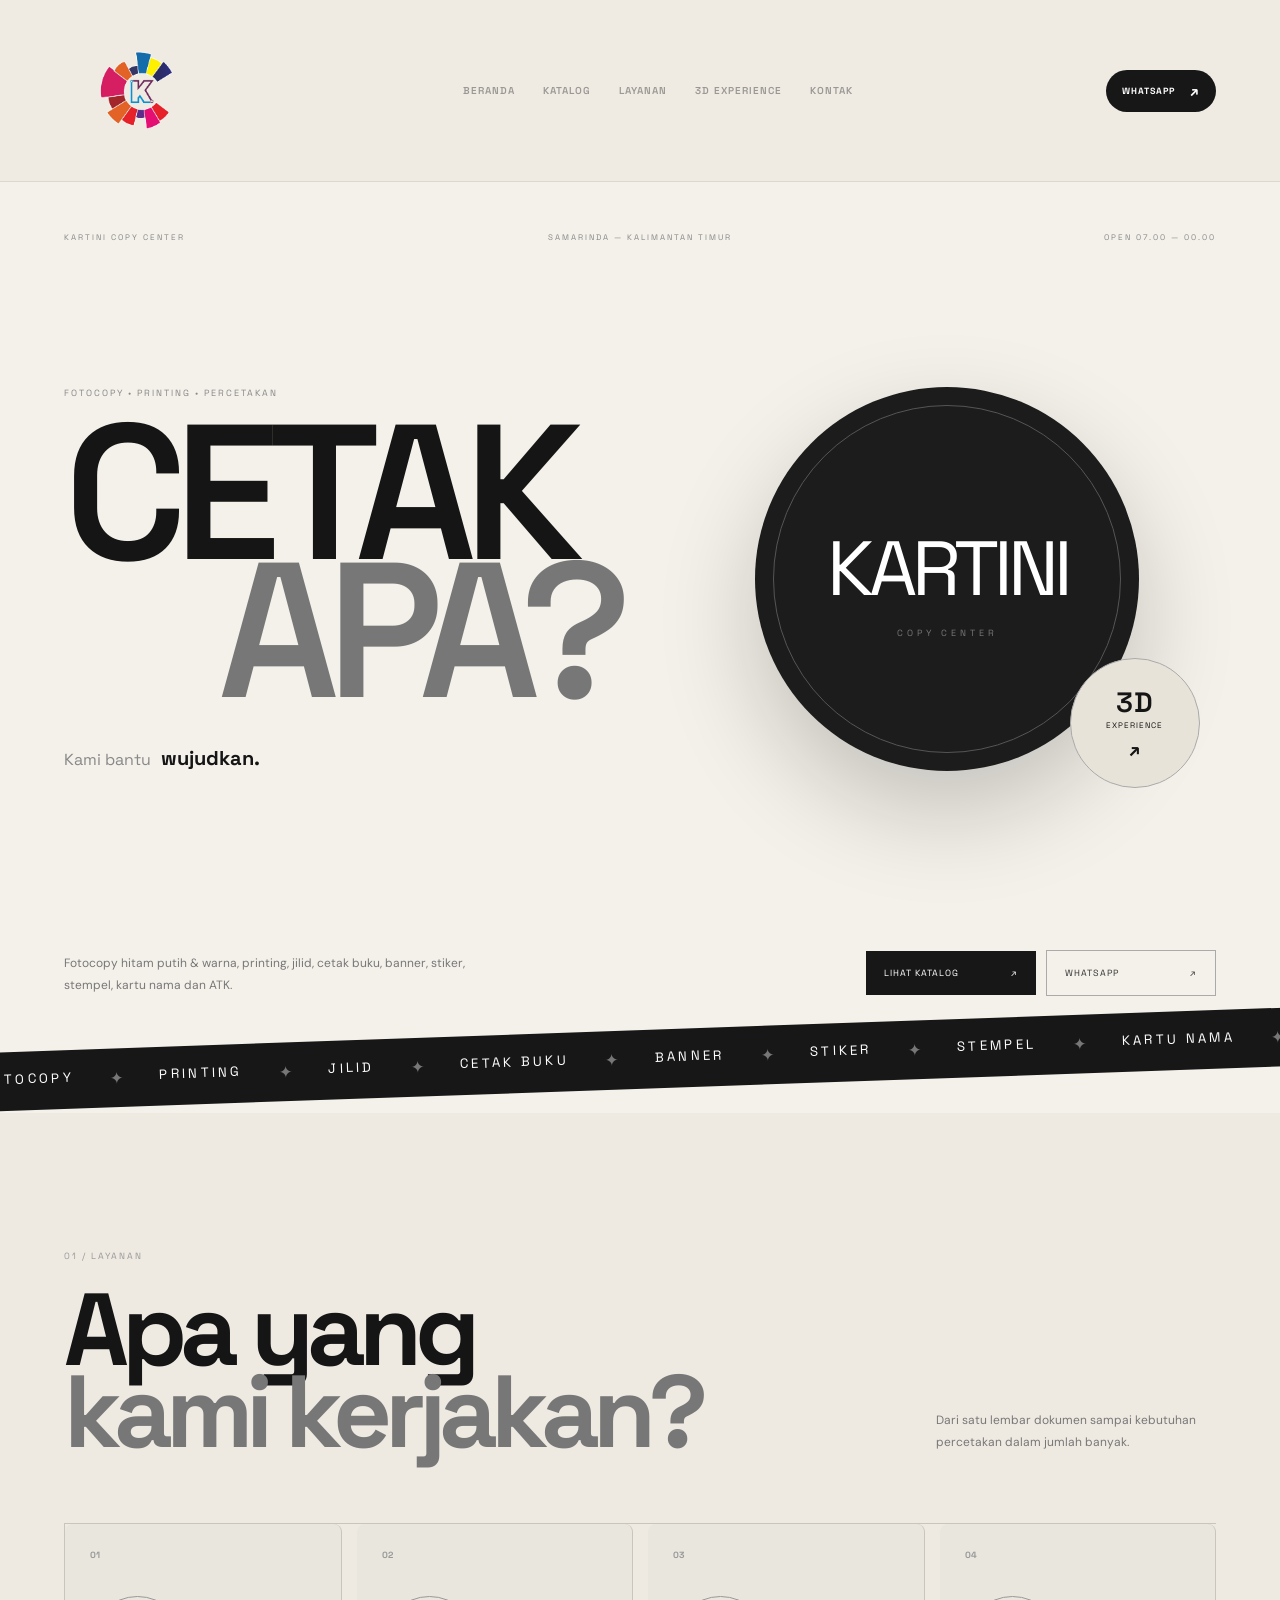
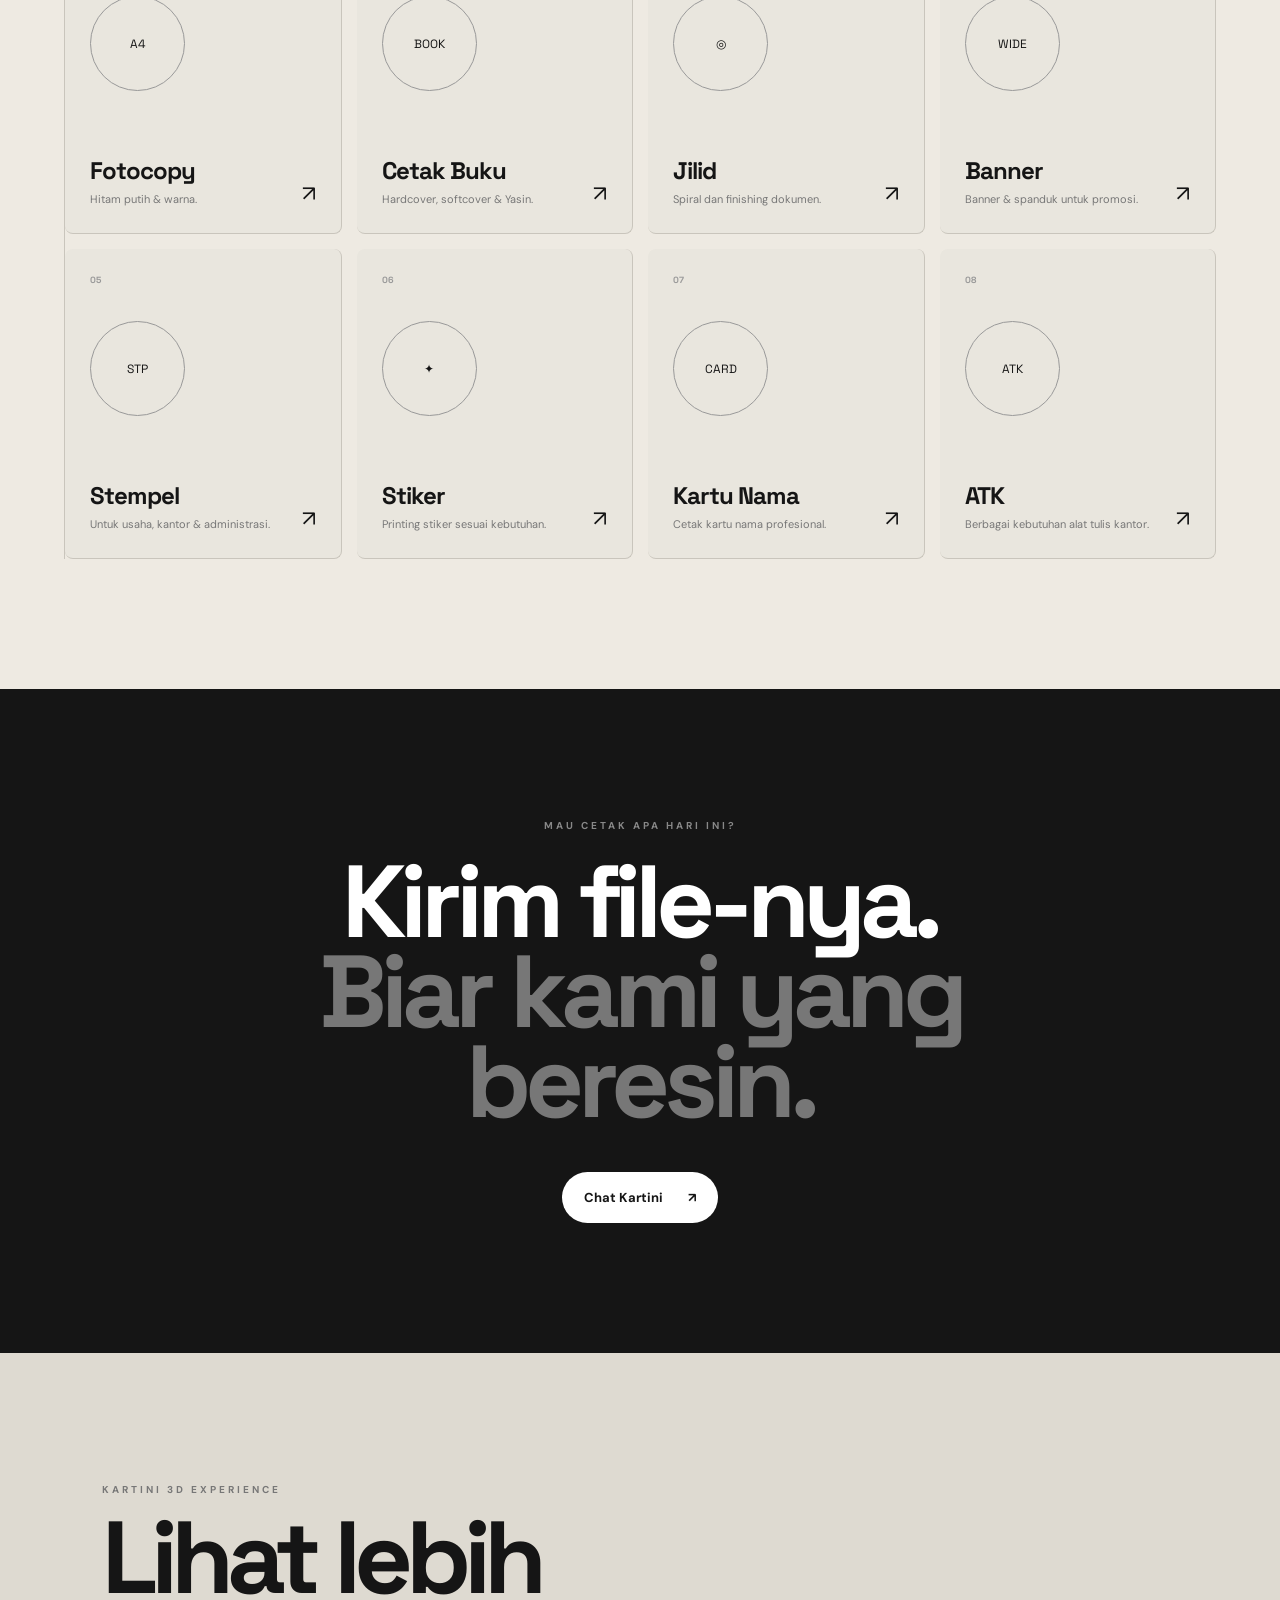
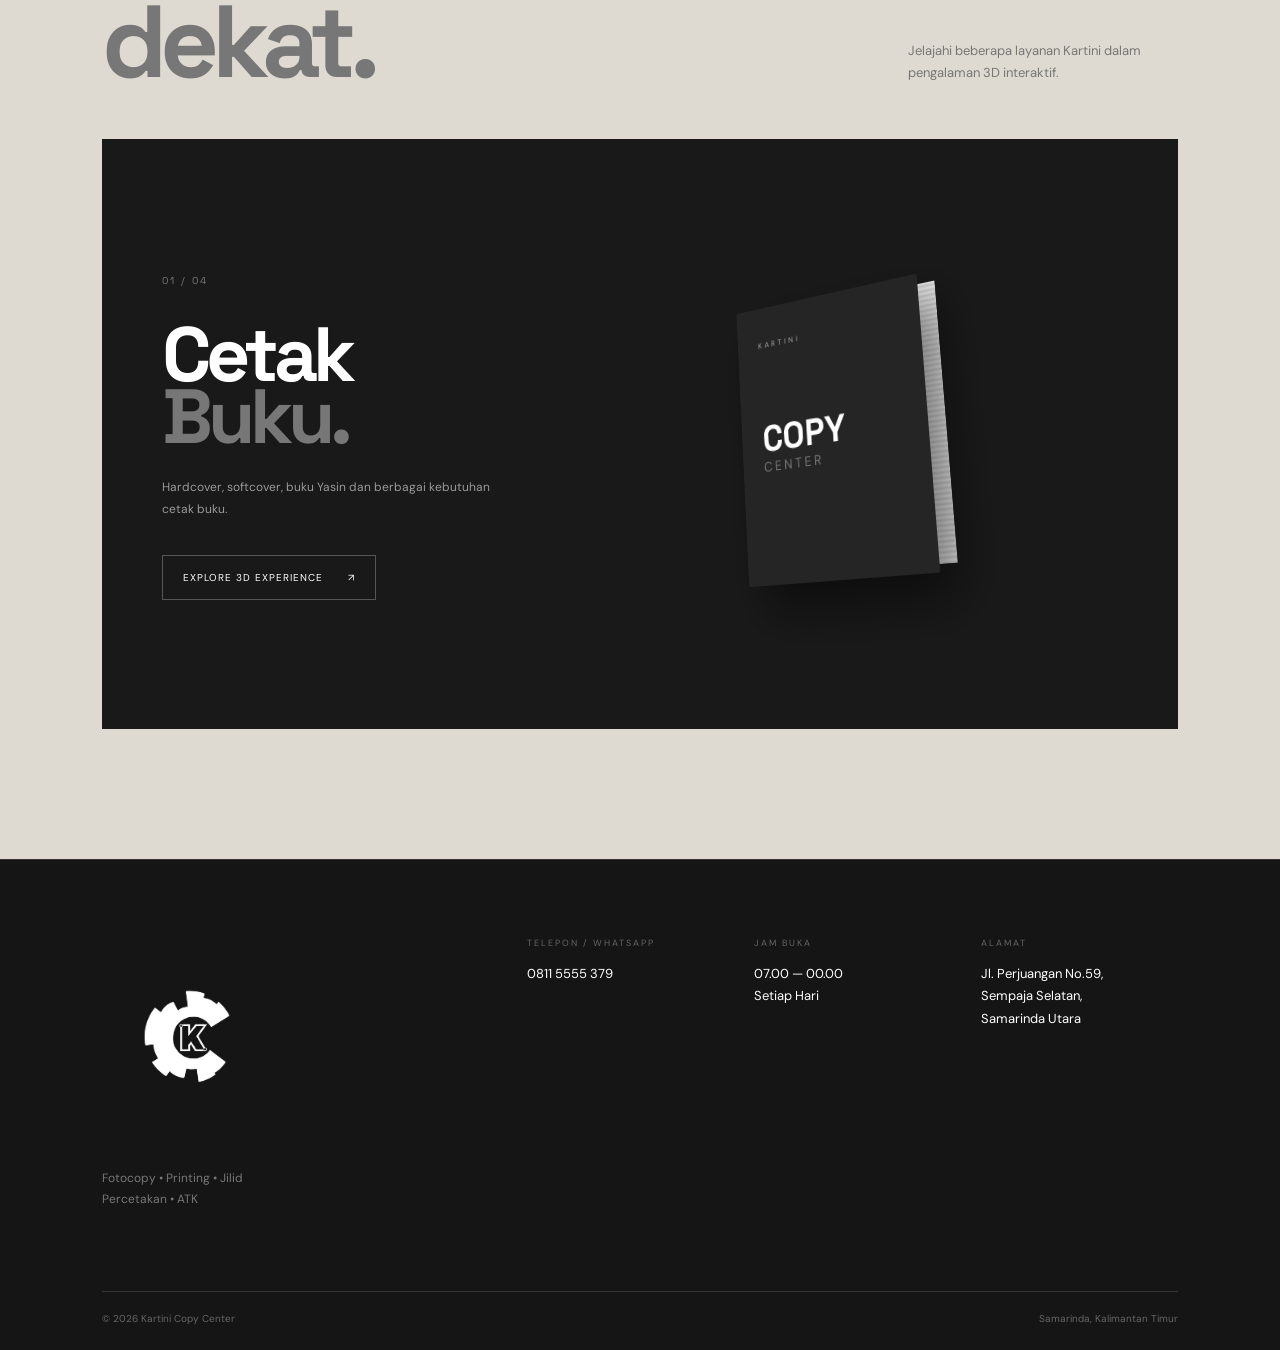
<file: index.html>
<!DOCTYPE html>
<html lang="id">

<head>

    <meta charset="UTF-8">

    <meta
        name="viewport"
        content="width=device-width, initial-scale=1.0"
    >

    <title>Kartini Copy Center — Cetak. Jilid. Beres.</title>

    <meta
        name="description"
        content="Kartini Copy Center Samarinda — Fotocopy, printing, jilid, cetak buku, banner, stiker, stempel, kartu nama dan ATK."
    >

    <link
        rel="stylesheet"
        href="css/style.css"
    >

</head>


<body>


<!-- ================= NAVBAR ================= -->

<header class="navbar">

    <a
        href="index.html"
        class="logo"
    >

        <img
            src="assets/images/logo-kartini.png"
            alt="Kartini Copy Center"
        >

    </a>


    <nav class="nav-links">

        <a href="index.html">
            Beranda
        </a>

        <a href="katalog.html">
            Katalog
        </a>

        <a href="layanan.html">
            Layanan
        </a>

        <a href="experience.html">
            3D Experience
        </a>

        <a href="kontak.html">
            Kontak
        </a>

    </nav>


    <!-- NOMOR WHATSAPP: 08115555379 -->

    <a
        href="https://wa.me/628115555379?text=Halo%20Kartini%20Copy%20Center%2C%20saya%20ingin%20bertanya%20tentang%20layanan"
        target="_blank"
        rel="noopener"
        class="nav-whatsapp"
    >

        WhatsApp

        <span>↗</span>

    </a>


</header>



<!-- =========================
HERO
========================= -->

<section class="hero-kartini">


    <div class="hero-topline">

        <span>
            KARTINI COPY CENTER
        </span>

        <span>
            SAMARINDA — KALIMANTAN TIMUR
        </span>

        <span>
            OPEN 07.00 — 00.00
        </span>

    </div>



    <div class="hero-main">


        <div class="hero-title">

            <div class="hero-small">
                FOTOCOPY • PRINTING • PERCETAKAN
            </div>


            <h1>

                CETAK

                <span>
                    APA?
                </span>

            </h1>


            <div class="hero-subtitle">

                <span>
                    Kami bantu
                </span>

                <strong>
                    wujudkan.
                </strong>

            </div>

        </div>



        <!-- VISUAL -->

        <div class="hero-visual">


            <div class="hero-circle">

                <span>
                    KARTINI
                </span>

                <small>
                    COPY CENTER
                </small>

            </div>



            <div class="hero-sticker">

                <span>
                    3D
                </span>

                EXPERIENCE

                <b>
                    ↗
                </b>

            </div>


        </div>


    </div>



    <div class="hero-bottom">


        <p>

            Fotocopy hitam putih & warna,
            printing, jilid, cetak buku,
            banner, stiker, stempel,
            kartu nama dan ATK.

        </p>



        <div class="hero-actions">


            <a
                href="katalog.html"
                class="hero-button primary"
            >

                Lihat Katalog

                <span>
                    ↗
                </span>

            </a>



            <!-- NOMOR WHATSAPP: 08115555379 -->

            <a
                href="https://wa.me/628115555379?text=Halo%20Kartini%20Copy%20Center%2C%20saya%20ingin%20bertanya%20tentang%20layanan"
                target="_blank"
                rel="noopener"
                class="hero-button secondary"
            >

                WhatsApp

                <span>
                    ↗
                </span>

            </a>


        </div>


    </div>


</section>



<!-- =========================
RUNNING TEXT
========================= -->

<section class="kartini-marquee">


    <div class="kartini-marquee-track">


        <span>FOTOCOPY</span>
        <i>✦</i>

        <span>PRINTING</span>
        <i>✦</i>

        <span>JILID</span>
        <i>✦</i>

        <span>CETAK BUKU</span>
        <i>✦</i>

        <span>BANNER</span>
        <i>✦</i>

        <span>STIKER</span>
        <i>✦</i>

        <span>STEMPEL</span>
        <i>✦</i>

        <span>KARTU NAMA</span>
        <i>✦</i>

        <span>ATK</span>
        <i>✦</i>



        <!-- LOOP -->

        <span>FOTOCOPY</span>
        <i>✦</i>

        <span>PRINTING</span>
        <i>✦</i>

        <span>JILID</span>
        <i>✦</i>

        <span>CETAK BUKU</span>
        <i>✦</i>

        <span>BANNER</span>
        <i>✦</i>

        <span>STIKER</span>
        <i>✦</i>

        <span>STEMPEL</span>
        <i>✦</i>

        <span>KARTU NAMA</span>
        <i>✦</i>

        <span>ATK</span>
        <i>✦</i>


    </div>


</section>



<!-- =========================
SERVICES
========================= -->

<section class="home-services">


    <div class="section-heading">


        <div>

            <span>
                01 / LAYANAN
            </span>

            <h2>

                Apa yang

                <em>
                    kami kerjakan?
                </em>

            </h2>

        </div>


        <p>

            Dari satu lembar dokumen
            sampai kebutuhan percetakan
            dalam jumlah banyak.

        </p>


    </div>



    <div class="service-grid">



        <a
            href="layanan.html#fotocopy"
            class="service-card"
        >

            <span class="service-number">
                01
            </span>

            <div class="service-icon">
                A4
            </div>

            <h3>
                Fotocopy
            </h3>

            <p>
                Hitam putih &
                warna.
            </p>

            <span class="service-arrow">
                ↗
            </span>

        </a>



        <a
            href="layanan.html#buku"
            class="service-card"
        >

            <span class="service-number">
                02
            </span>

            <div class="service-icon">
                BOOK
            </div>

            <h3>
                Cetak Buku
            </h3>

            <p>
                Hardcover,
                softcover & Yasin.
            </p>

            <span class="service-arrow">
                ↗
            </span>

        </a>



        <a
            href="layanan.html#jilid"
            class="service-card"
        >

            <span class="service-number">
                03
            </span>

            <div class="service-icon">
                ◎
            </div>

            <h3>
                Jilid
            </h3>

            <p>
                Spiral dan
                finishing dokumen.
            </p>

            <span class="service-arrow">
                ↗
            </span>

        </a>



        <a
            href="layanan.html#banner"
            class="service-card"
        >

            <span class="service-number">
                04
            </span>

            <div class="service-icon">
                WIDE
            </div>

            <h3>
                Banner
            </h3>

            <p>
                Banner & spanduk
                untuk promosi.
            </p>

            <span class="service-arrow">
                ↗
            </span>

        </a>



        <a
            href="layanan.html#stempel"
            class="service-card"
        >

            <span class="service-number">
                05
            </span>

            <div class="service-icon">
                STP
            </div>

            <h3>
                Stempel
            </h3>

            <p>
                Untuk usaha,
                kantor & administrasi.
            </p>

            <span class="service-arrow">
                ↗
            </span>

        </a>



        <a
            href="layanan.html#stiker"
            class="service-card"
        >

            <span class="service-number">
                06
            </span>

            <div class="service-icon">
                ✦
            </div>

            <h3>
                Stiker
            </h3>

            <p>
                Printing stiker
                sesuai kebutuhan.
            </p>

            <span class="service-arrow">
                ↗
            </span>

        </a>



        <a
            href="layanan.html#kartu-nama"
            class="service-card"
        >

            <span class="service-number">
                07
            </span>

            <div class="service-icon">
                CARD
            </div>

            <h3>
                Kartu Nama
            </h3>

            <p>
                Cetak kartu nama
                profesional.
            </p>

            <span class="service-arrow">
                ↗
            </span>

        </a>



        <a
            href="layanan.html#atk"
            class="service-card"
        >

            <span class="service-number">
                08
            </span>

            <div class="service-icon">
                ATK
            </div>

            <h3>
                ATK
            </h3>

            <p>
                Berbagai kebutuhan
                alat tulis kantor.
            </p>

            <span class="service-arrow">
                ↗
            </span>

        </a>


    </div>


</section>



<!-- ================= CTA ================= -->

<section class="cta">


    <div class="cta-inner">


        <div class="eyebrow">
            MAU CETAK APA HARI INI?
        </div>


        <h2>

            Kirim file-nya.

            <br>

            <span>
                Biar kami yang beresin.
            </span>

        </h2>


        <!-- NOMOR WHATSAPP: 08115555379 -->

        <a
            href="https://wa.me/628115555379"
            target="_blank"
            rel="noopener"
            class="btn-main"
        >

            Chat Kartini

            <span>
                ↗
            </span>

        </a>


    </div>


</section>



<!-- =========================
3D EXPERIENCE PREVIEW
========================= -->

<section class="home-experience">


    <div class="home-experience-header">


        <div>

            <div class="eyebrow">
                KARTINI 3D EXPERIENCE
            </div>

            <h2>

                Lihat lebih

                <span>
                    dekat.
                </span>

            </h2>

        </div>


        <p>

            Jelajahi beberapa layanan
            Kartini dalam pengalaman
            3D interaktif.

        </p>


    </div>



    <div class="home-experience-card">


        <div class="experience-preview-text">


            <span>
                01 / 04
            </span>


            <h3>

                Cetak

                <strong>
                    Buku.
                </strong>

            </h3>


            <p>

                Hardcover, softcover,
                buku Yasin dan berbagai
                kebutuhan cetak buku.

            </p>


            <a href="experience.html">

                EXPLORE 3D EXPERIENCE

                <span>
                    ↗
                </span>

            </a>


        </div>



        <div class="experience-preview-object">


            <div class="preview-book">


                <div class="preview-cover">

                    <small>
                        KARTINI
                    </small>

                    <strong>
                        COPY
                    </strong>

                    <span>
                        CENTER
                    </span>

                </div>


                <div class="preview-pages"></div>


            </div>


        </div>


    </div>


</section>



<!-- ================= FOOTER ================= -->

<footer>


    <div class="footer-main">


        <div class="footer-brand">


            <img
                src="assets/images/logo-kartini.png"
                alt="Kartini Copy Center"
            >


            <p>

                Fotocopy • Printing • Jilid

                <br>

                Percetakan • ATK

            </p>


        </div>



        <div class="footer-contact">


            <div>

                <small>
                    TELEPON / WHATSAPP
                </small>


                <!-- NOMOR TOKO: 08115555379 -->

                <a href="https://wa.me/628115555379">

                    0811 5555 379

                </a>


            </div>



            <div>

                <small>
                    JAM BUKA
                </small>


                <p>

                    07.00 — 00.00

                    <br>

                    Setiap Hari

                </p>


            </div>



            <div>

                <small>
                    ALAMAT
                </small>


                <p>

                    Jl. Perjuangan No.59,

                    <br>

                    Sempaja Selatan,

                    <br>

                    Samarinda Utara

                </p>


            </div>


        </div>


    </div>



    <div class="footer-bottom">


        <span>
            © 2026 Kartini Copy Center
        </span>


        <span>
            Samarinda, Kalimantan Timur
        </span>


    </div>


</footer>



<script src="js/main.js"></script>


</body>

</html>
</file>
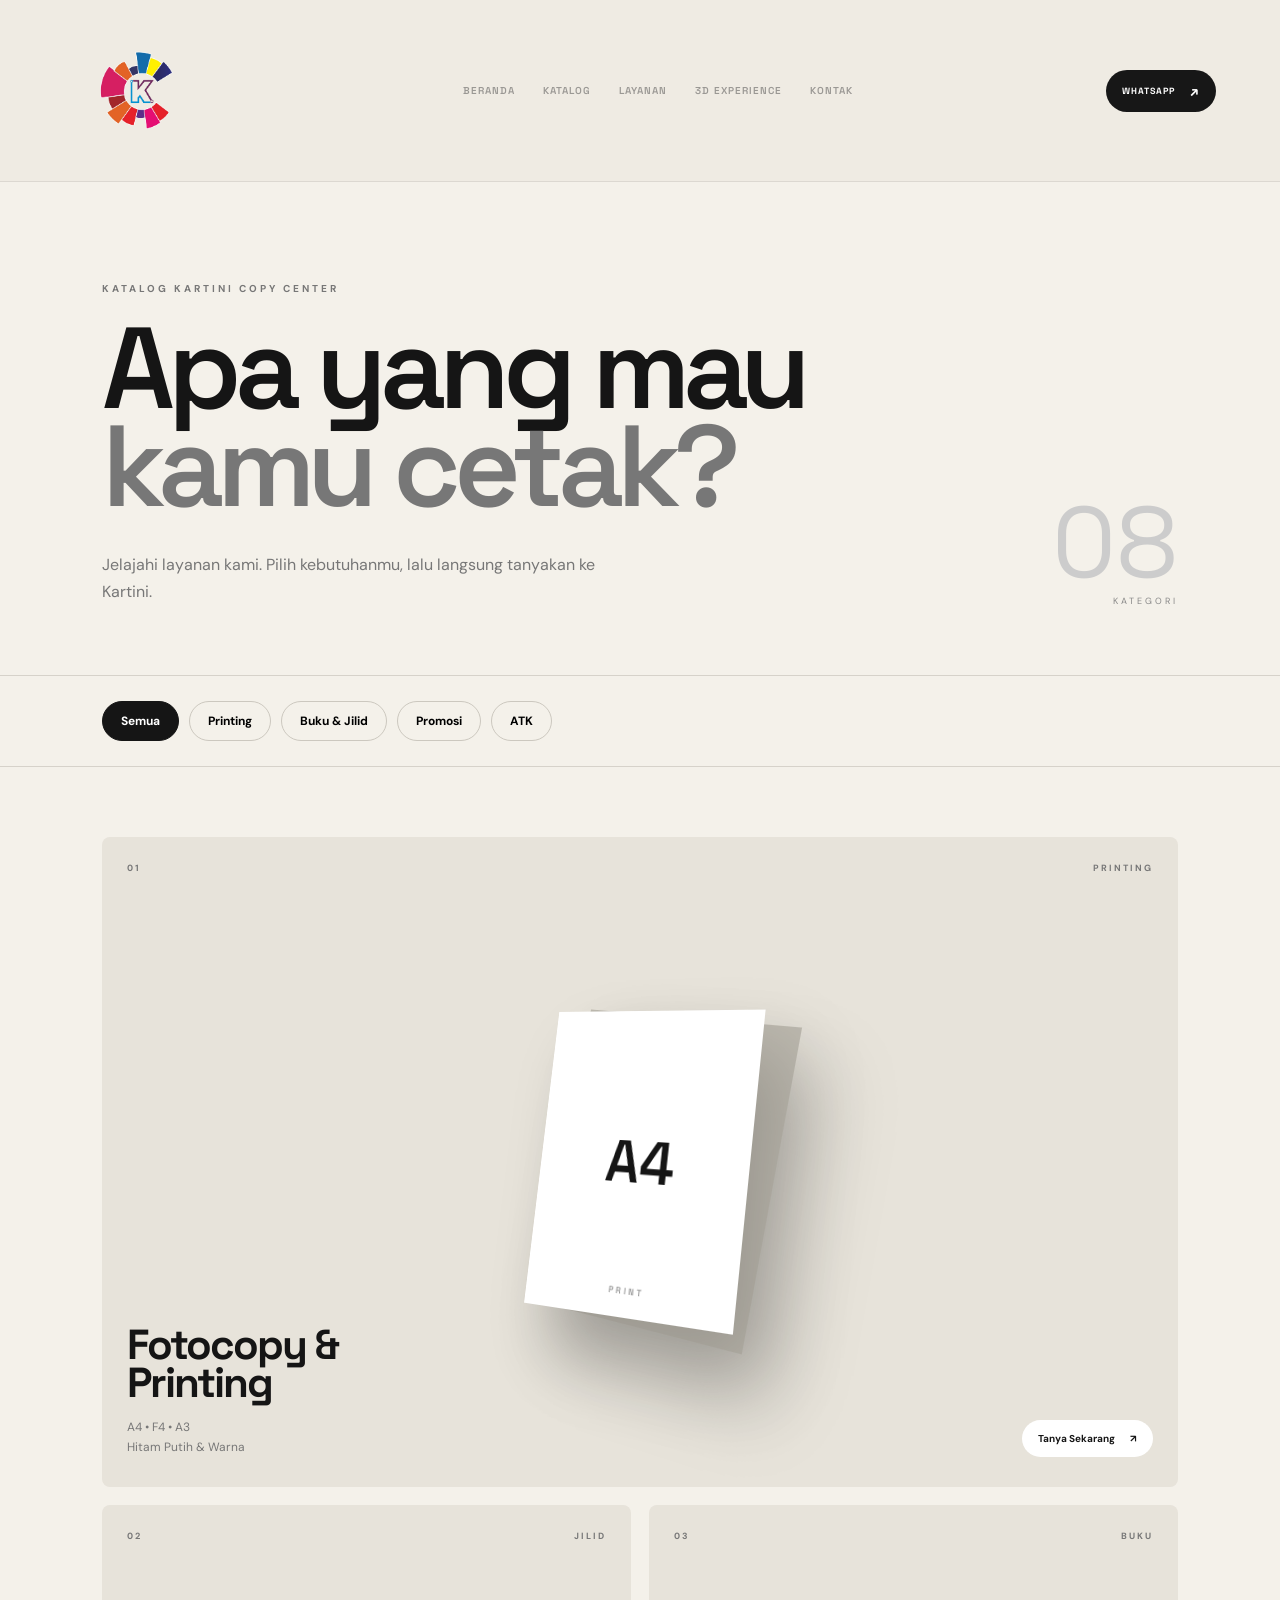
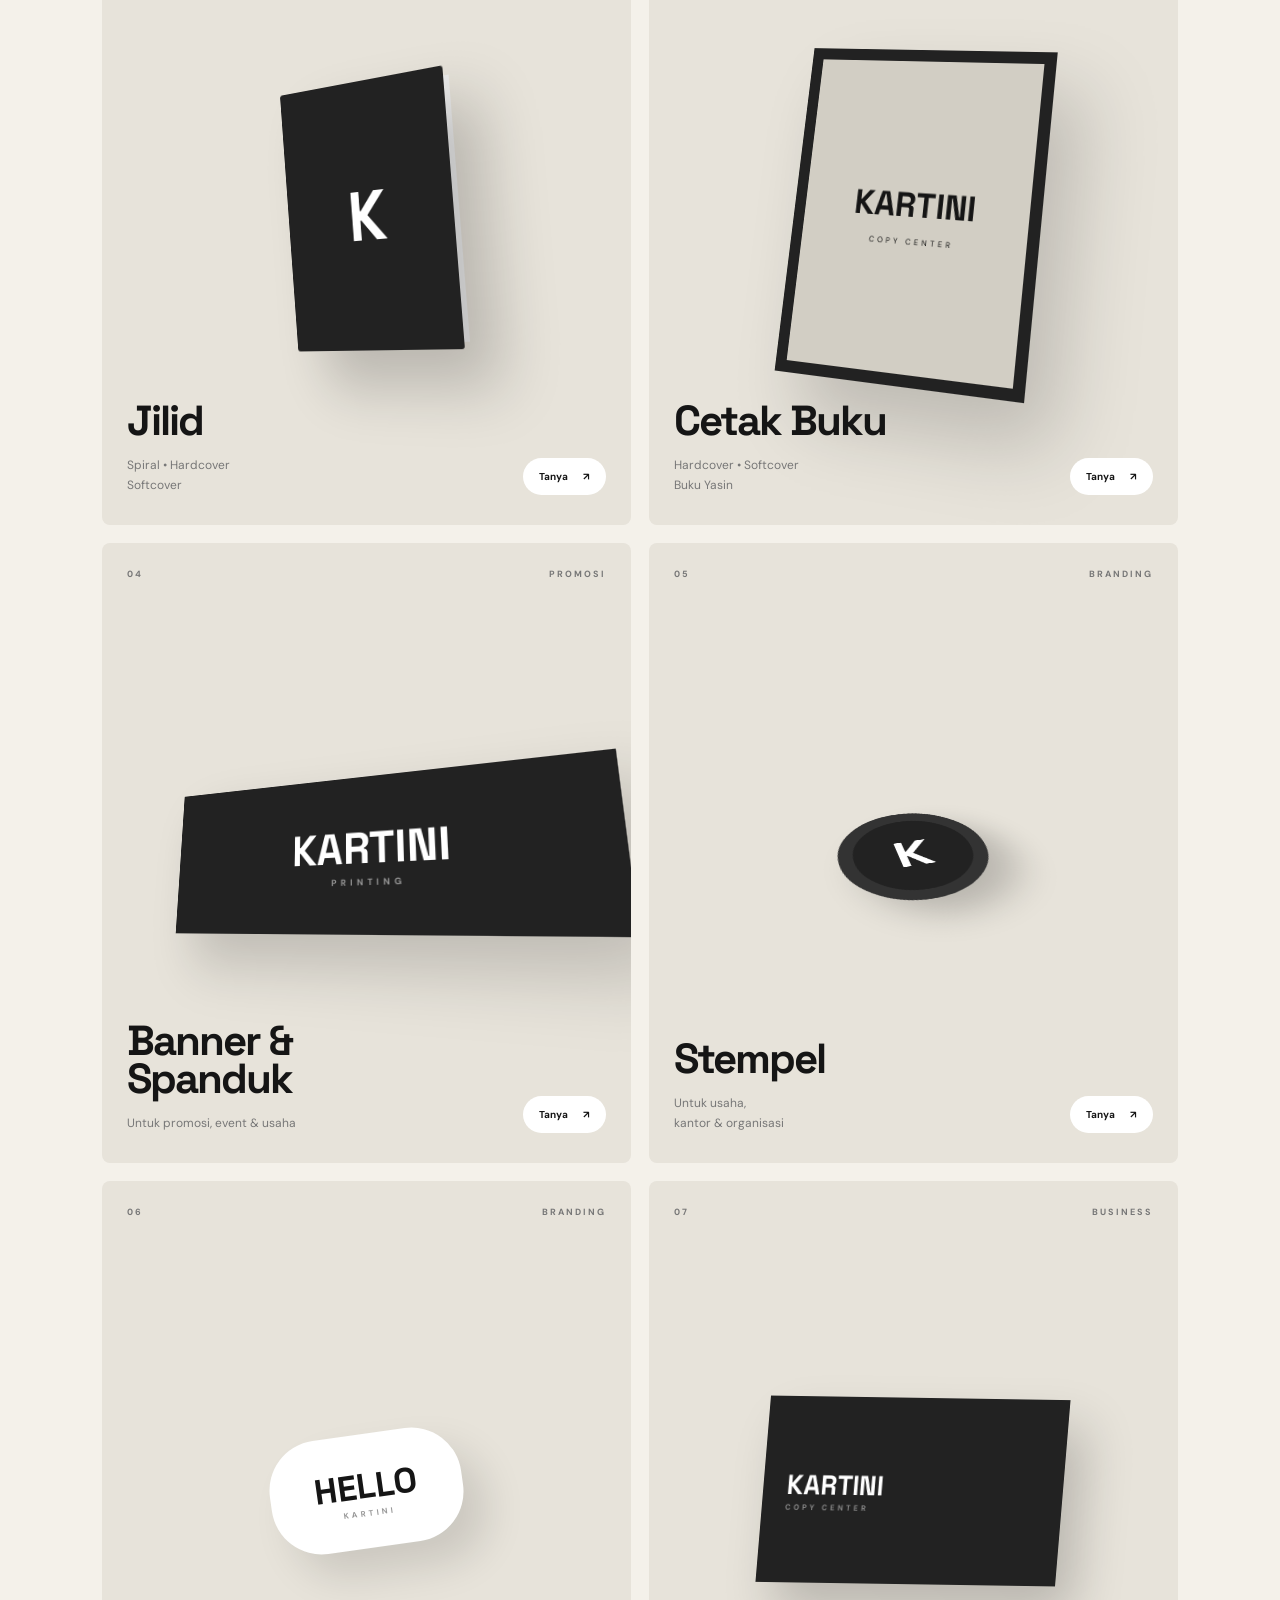
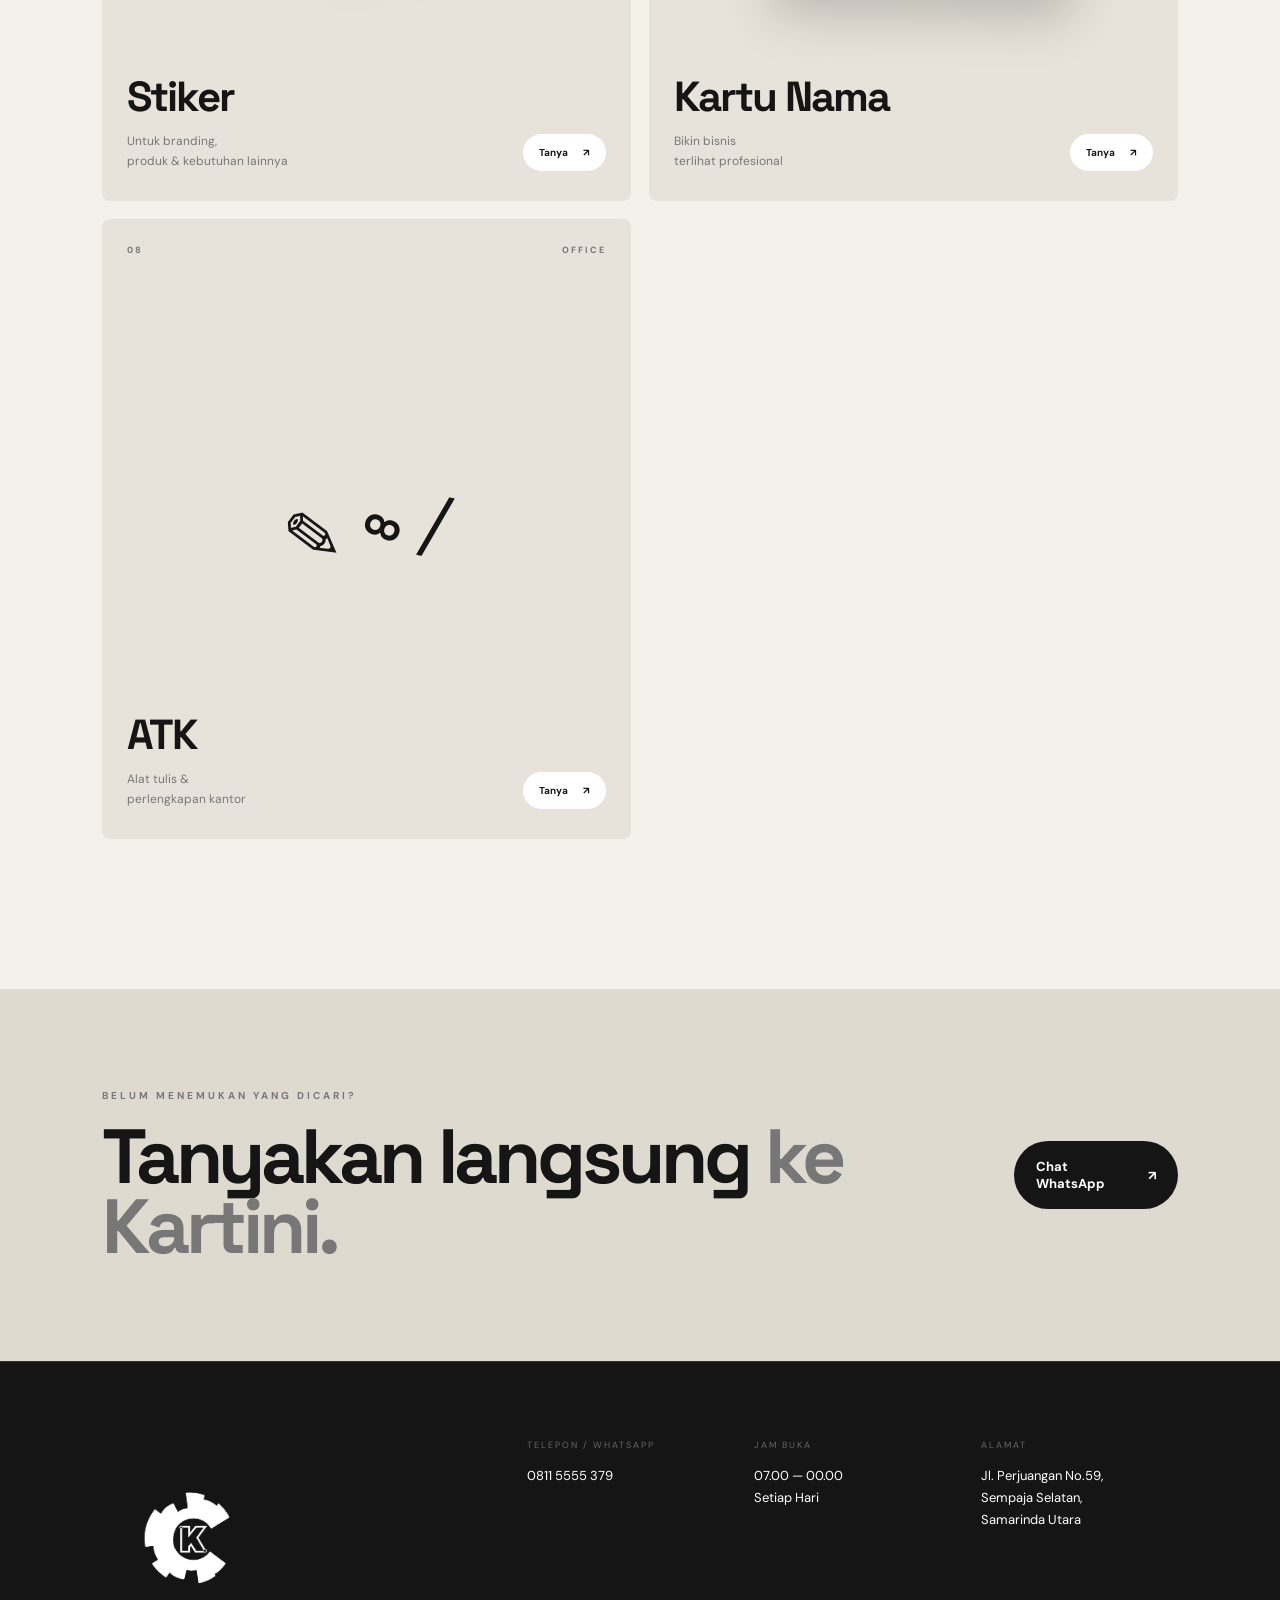
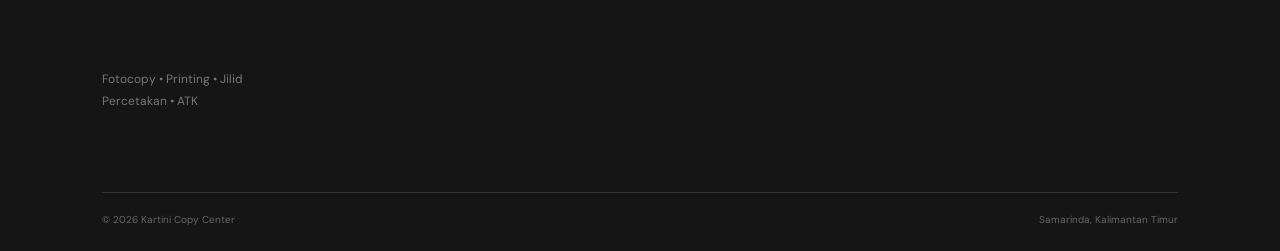
<file: katalog.html>
<!DOCTYPE html>
<html lang="id">

<head>

    <meta charset="UTF-8">

    <meta
        name="viewport"
        content="width=device-width, initial-scale=1.0"
    >

    <title>Katalog — Kartini Copy Center</title>

    <meta
        name="description"
        content="Katalog layanan Kartini Copy Center Samarinda."
    >

    <link
        rel="stylesheet"
        href="css/style.css"
    >

    <link
        rel="stylesheet"
        href="css/katalog.css"
    >

</head>


<body>


<!-- ================= NAVBAR ================= -->

<header class="navbar">

    <a href="index.html" class="logo">

        <img
            src="assets/images/logo-kartini.png"
            alt="Kartini Copy Center"
        >

    </a>


    <nav class="nav-links">

        <a href="index.html">
            Beranda
        </a>

        <a href="katalog.html">
            Katalog
        </a>

        <a href="layanan.html">
            Layanan
        </a>

        <a href="experience.html">
            3D Experience
        </a>

        <a href="kontak.html">
            Kontak
        </a>

    </nav>


    <a
        href="https://wa.me/6281155555379?text=Halo%20Kartini%20Copy%20Center%2C%20saya%20ingin%20bertanya%20tentang%20layanan."
        target="_blank"
        rel="noopener"
        class="nav-whatsapp"
    >

        WhatsApp

        <span>
            ↗
        </span>

    </a>

</header>


<main>


<!-- ================= KATALOG HERO ================= -->

<section class="catalog-hero">

    <div class="catalog-hero-inner">

        <div class="eyebrow">
            KATALOG KARTINI COPY CENTER
        </div>


        <h1>

            Apa yang mau

            <span>
                kamu cetak?
            </span>

        </h1>


        <p>

            Jelajahi layanan kami.
            Pilih kebutuhanmu, lalu
            langsung tanyakan ke Kartini.

        </p>

    </div>


    <div class="catalog-number">

        08

        <span>
            KATEGORI
        </span>

    </div>

</section>



<!-- ================= FILTER ================= -->

<section class="catalog-filter">

    <button
        class="filter-btn active"
        data-filter="all"
    >
        Semua
    </button>


    <button
        class="filter-btn"
        data-filter="print"
    >
        Printing
    </button>


    <button
        class="filter-btn"
        data-filter="book"
    >
        Buku & Jilid
    </button>


    <button
        class="filter-btn"
        data-filter="promo"
    >
        Promosi
    </button>


    <button
        class="filter-btn"
        data-filter="office"
    >
        ATK
    </button>

</section>



<!-- ================= CATALOG GRID ================= -->

<section class="catalog-grid">


    <!-- 01 FOTOCOPY -->

    <article
        class="catalog-card catalog-large"
        data-category="print"
    >

        <div class="catalog-top">

            <span>
                01
            </span>

            <span>
                PRINTING
            </span>

        </div>


        <div class="catalog-object paper-object">

            <div class="paper-sheet">

                <div>
                    A4
                </div>

                <small>
                    PRINT
                </small>

            </div>


            <div class="paper-sheet back">
                A3
            </div>

        </div>


        <div class="catalog-info">

            <h2>
                Fotocopy &
                <br>
                Printing
            </h2>

            <p>
                A4 • F4 • A3
                <br>
                Hitam Putih & Warna
            </p>

        </div>


        <a
            class="catalog-order"
            href="https://wa.me/6281155555379?text=Halo%20Kartini%20Copy%20Center%2C%20saya%20ingin%20bertanya%20tentang%20jasa%20fotocopy%20dan%20printing."
            target="_blank"
            rel="noopener"
        >

            Tanya Sekarang

            <span>
                ↗
            </span>

        </a>

    </article>



    <!-- 02 JILID -->

    <article
        class="catalog-card"
        data-category="book"
    >

        <div class="catalog-top">

            <span>
                02
            </span>

            <span>
                JILID
            </span>

        </div>


        <div class="catalog-object book-object">

            <div class="book-cover">

                <span>
                    K
                </span>

            </div>

            <div class="book-pages"></div>

        </div>


        <div class="catalog-info">

            <h2>
                Jilid
            </h2>

            <p>
                Spiral • Hardcover
                <br>
                Softcover
            </p>

        </div>


        <a
            class="catalog-order"
            href="https://wa.me/6281155555379?text=Halo%20Kartini%20Copy%20Center%2C%20saya%20ingin%20bertanya%20tentang%20jasa%20jilid."
            target="_blank"
            rel="noopener"
        >

            Tanya

            <span>
                ↗
            </span>

        </a>

    </article>



    <!-- 03 CETAK BUKU -->

    <article
        class="catalog-card"
        data-category="book"
    >

        <div class="catalog-top">

            <span>
                03
            </span>

            <span>
                BUKU
            </span>

        </div>


        <div class="catalog-object hardcover-object">

            <div class="hardcover">

                <div class="hardcover-title">
                    KARTINI
                </div>

                <div class="hardcover-sub">
                    COPY CENTER
                </div>

            </div>

        </div>


        <div class="catalog-info">

            <h2>
                Cetak Buku
            </h2>

            <p>
                Hardcover • Softcover
                <br>
                Buku Yasin
            </p>

        </div>


        <a
            class="catalog-order"
            href="https://wa.me/6281155555379?text=Halo%20Kartini%20Copy%20Center%2C%20saya%20ingin%20bertanya%20tentang%20cetak%20buku."
            target="_blank"
            rel="noopener"
        >

            Tanya

            <span>
                ↗
            </span>

        </a>

    </article>



    <!-- 04 BANNER -->

    <article
        class="catalog-card"
        data-category="promo"
    >

        <div class="catalog-top">

            <span>
                04
            </span>

            <span>
                PROMOSI
            </span>

        </div>


        <div class="catalog-object banner-object">

            <div class="banner-3d">

                KARTINI

                <small>
                    PRINTING
                </small>

            </div>

        </div>


        <div class="catalog-info">

            <h2>
                Banner &
                <br>
                Spanduk
            </h2>

            <p>
                Untuk promosi,
                event & usaha
            </p>

        </div>


        <a
            class="catalog-order"
            href="https://wa.me/6281155555379?text=Halo%20Kartini%20Copy%20Center%2C%20saya%20ingin%20bertanya%20tentang%20cetak%20banner."
            target="_blank"
            rel="noopener"
        >

            Tanya

            <span>
                ↗
            </span>

        </a>

    </article>



    <!-- 05 STEMPEL -->

    <article
        class="catalog-card"
        data-category="promo"
    >

        <div class="catalog-top">

            <span>
                05
            </span>

            <span>
                BRANDING
            </span>

        </div>


        <div class="catalog-object stamp-object">

            <div class="stamp">
                K
            </div>

        </div>


        <div class="catalog-info">

            <h2>
                Stempel
            </h2>

            <p>
                Untuk usaha,
                <br>
                kantor & organisasi
            </p>

        </div>


        <a
            class="catalog-order"
            href="https://wa.me/6281155555379?text=Halo%20Kartini%20Copy%20Center%2C%20saya%20ingin%20bertanya%20tentang%20jasa%20stempel."
            target="_blank"
            rel="noopener"
        >

            Tanya

            <span>
                ↗
            </span>

        </a>

    </article>



    <!-- 06 STIKER -->

    <article
        class="catalog-card"
        data-category="promo"
    >

        <div class="catalog-top">

            <span>
                06
            </span>

            <span>
                BRANDING
            </span>

        </div>


        <div class="catalog-object sticker-object">

            <div class="sticker">

                HELLO

                <small>
                    KARTINI
                </small>

            </div>

        </div>


        <div class="catalog-info">

            <h2>
                Stiker
            </h2>

            <p>
                Untuk branding,
                <br>
                produk & kebutuhan lainnya
            </p>

        </div>


        <a
            class="catalog-order"
            href="https://wa.me/6281155555379?text=Halo%20Kartini%20Copy%20Center%2C%20saya%20ingin%20bertanya%20tentang%20cetak%20stiker."
            target="_blank"
            rel="noopener"
        >

            Tanya

            <span>
                ↗
            </span>

        </a>

    </article>



    <!-- 07 KARTU NAMA -->

    <article
        class="catalog-card"
        data-category="promo"
    >

        <div class="catalog-top">

            <span>
                07
            </span>

            <span>
                BUSINESS
            </span>

        </div>


        <div class="catalog-object card-object">

            <div class="business-card">

                KARTINI

                <small>
                    COPY CENTER
                </small>

            </div>

        </div>


        <div class="catalog-info">

            <h2>
                Kartu Nama
            </h2>

            <p>
                Bikin bisnis
                <br>
                terlihat profesional
            </p>

        </div>


        <a
            class="catalog-order"
            href="https://wa.me/6281155555379?text=Halo%20Kartini%20Copy%20Center%2C%20saya%20ingin%20bertanya%20tentang%20cetak%20kartu%20nama."
            target="_blank"
            rel="noopener"
        >

            Tanya

            <span>
                ↗
            </span>

        </a>

    </article>



    <!-- 08 ATK -->

    <article
        class="catalog-card"
        data-category="office"
    >

        <div class="catalog-top">

            <span>
                08
            </span>

            <span>
                OFFICE
            </span>

        </div>


        <div class="catalog-object atk-object">

            <div class="pen">
                ✎
            </div>

            <div class="paperclip">
                ∞
            </div>

            <div class="pencil">
                /
            </div>

        </div>


        <div class="catalog-info">

            <h2>
                ATK
            </h2>

            <p>
                Alat tulis &
                <br>
                perlengkapan kantor
            </p>

        </div>


        <a
            class="catalog-order"
            href="https://wa.me/6281155555379?text=Halo%20Kartini%20Copy%20Center%2C%20saya%20ingin%20bertanya%20tentang%20ATK."
            target="_blank"
            rel="noopener"
        >

            Tanya

            <span>
                ↗
            </span>

        </a>

    </article>


</section>



<!-- ================= BOTTOM CTA ================= -->

<section class="catalog-bottom">

    <div>

        <div class="eyebrow">
            BELUM MENEMUKAN YANG DICARI?
        </div>


        <h2>

            Tanyakan langsung

            <span>
                ke Kartini.
            </span>

        </h2>

    </div>


    <a
        href="https://wa.me/6281155555379?text=Halo%20Kartini%20Copy%20Center%2C%20saya%20ingin%20bertanya%20tentang%20layanan."
        target="_blank"
        rel="noopener"
        class="btn-main"
    >

        Chat WhatsApp

        <span>
            ↗
        </span>

    </a>

</section>


</main>



<!-- ================= FOOTER ================= -->

<footer>

    <div class="footer-main">


        <div class="footer-brand">

            <img
                src="assets/images/logo-kartini.png"
                alt="Kartini Copy Center"
            >

            <p>

                Fotocopy • Printing • Jilid

                <br>

                Percetakan • ATK

            </p>

        </div>



        <div class="footer-contact">


            <div>

                <small>
                    TELEPON / WHATSAPP
                </small>

                <a
                    href="https://wa.me/6281155555379"
                    target="_blank"
                    rel="noopener"
                >

                    0811 5555 379

                </a>

            </div>



            <div>

                <small>
                    JAM BUKA
                </small>

                <p>

                    07.00 — 00.00

                    <br>

                    Setiap Hari

                </p>

            </div>



            <div>

                <small>
                    ALAMAT
                </small>

                <p>

                    Jl. Perjuangan No.59,

                    <br>

                    Sempaja Selatan,

                    <br>

                    Samarinda Utara

                </p>

            </div>


        </div>

    </div>



    <div class="footer-bottom">

        <span>
            © 2026 Kartini Copy Center
        </span>

        <span>
            Samarinda, Kalimantan Timur
        </span>

    </div>

</footer>



<script src="js/main.js"></script>

<script src="js/katalog.js"></script>


</body>

</html>
</file>
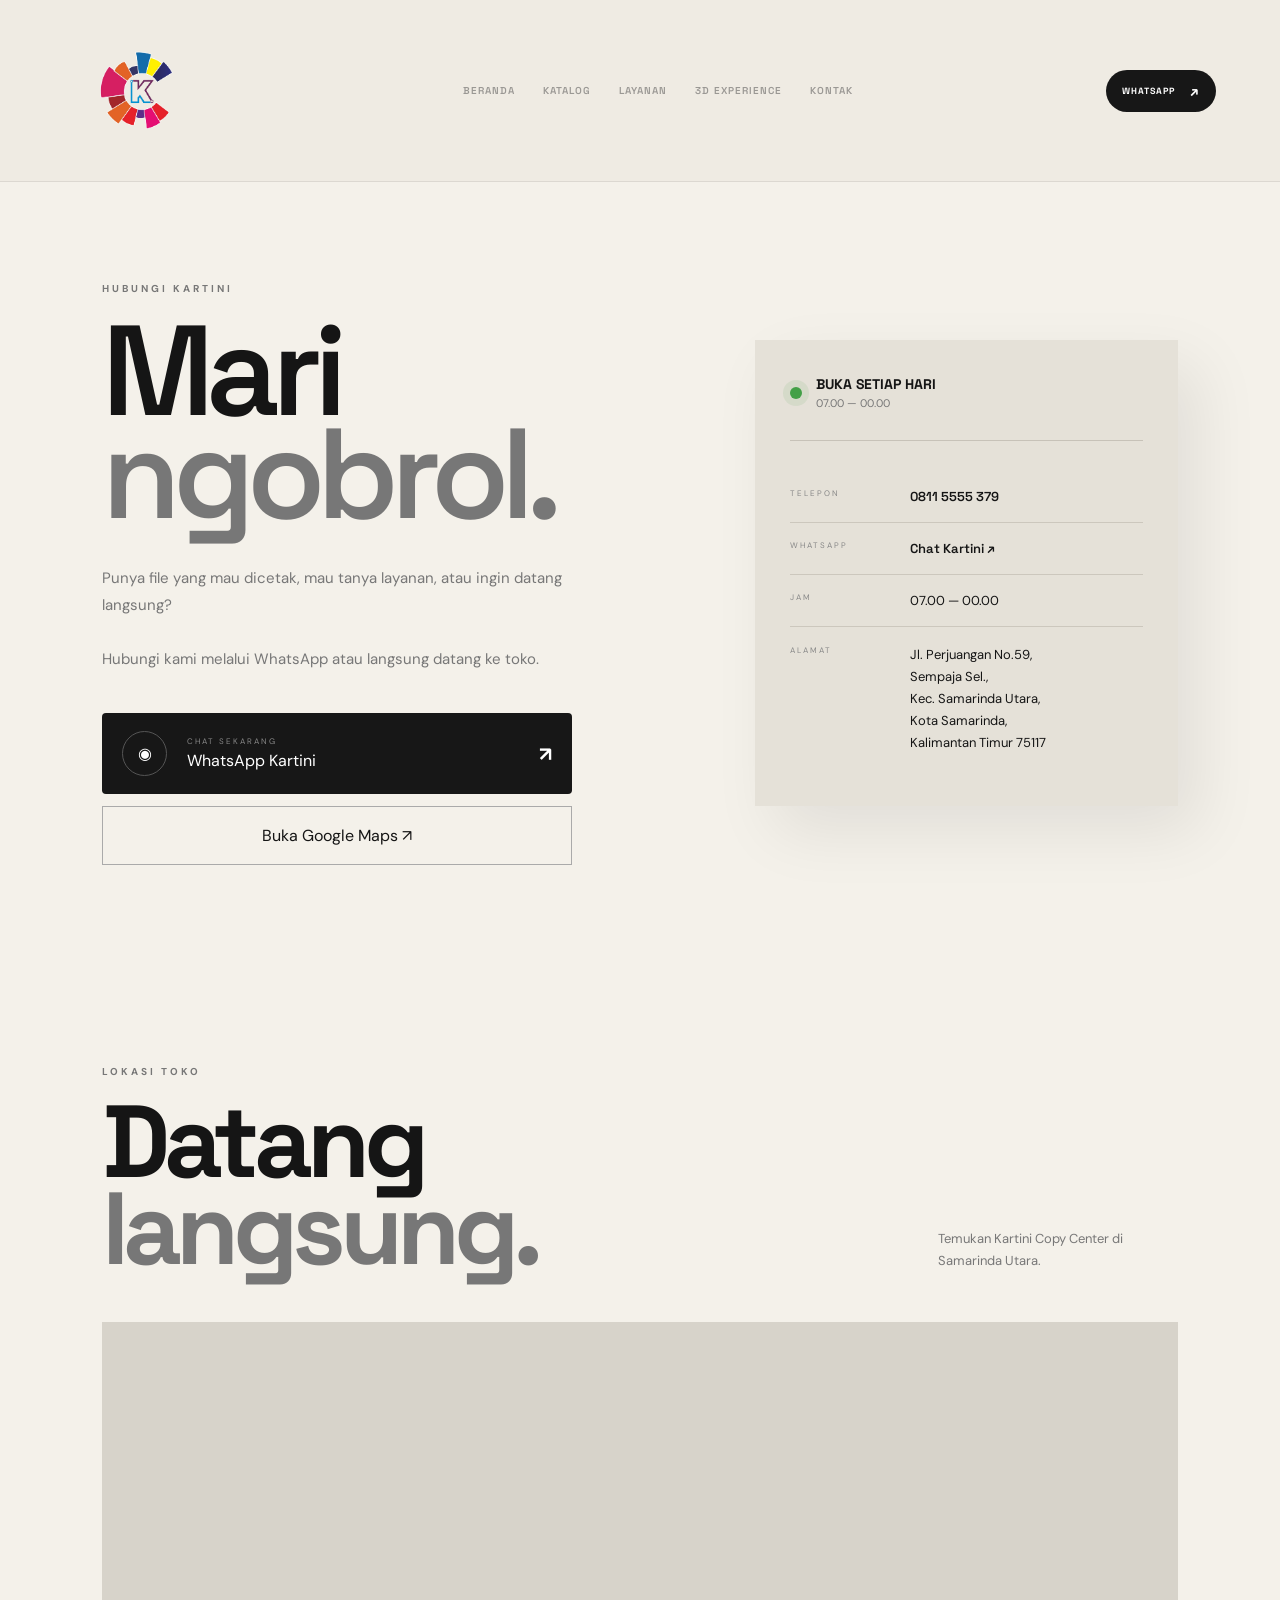
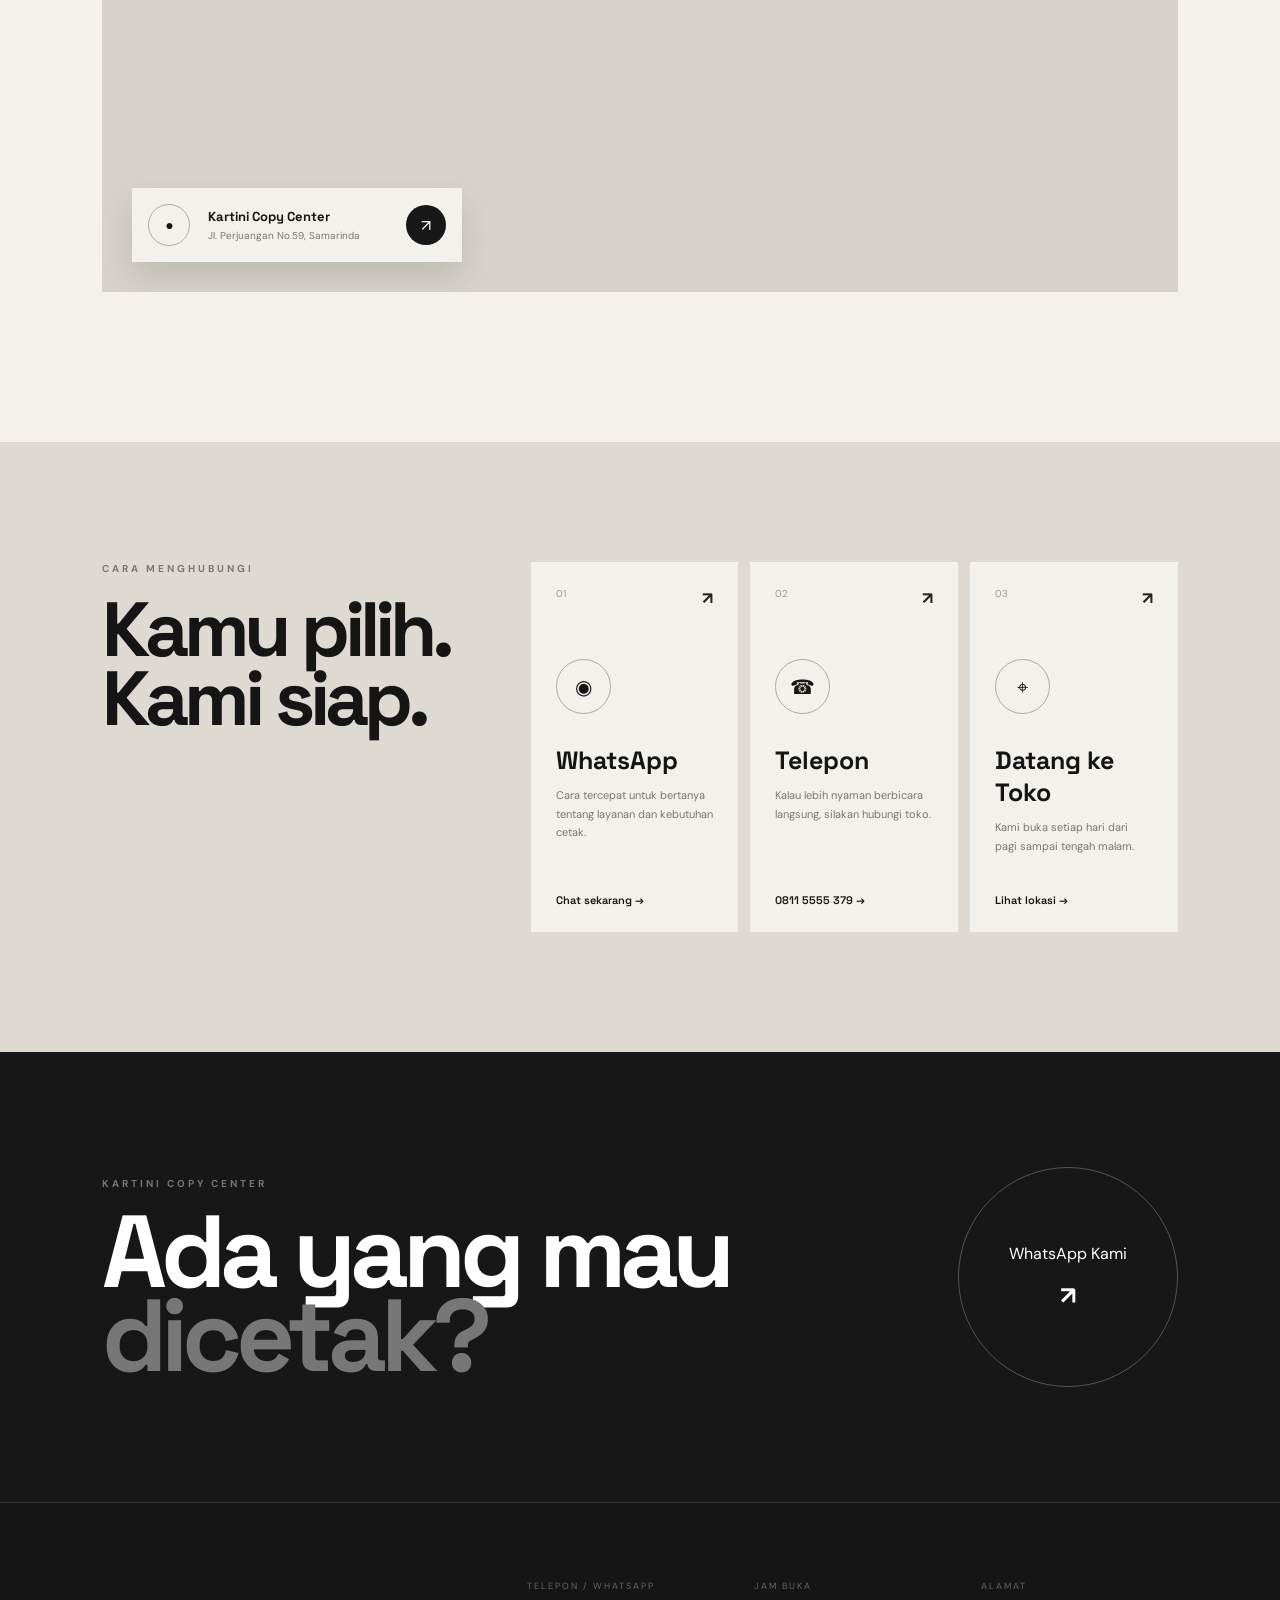
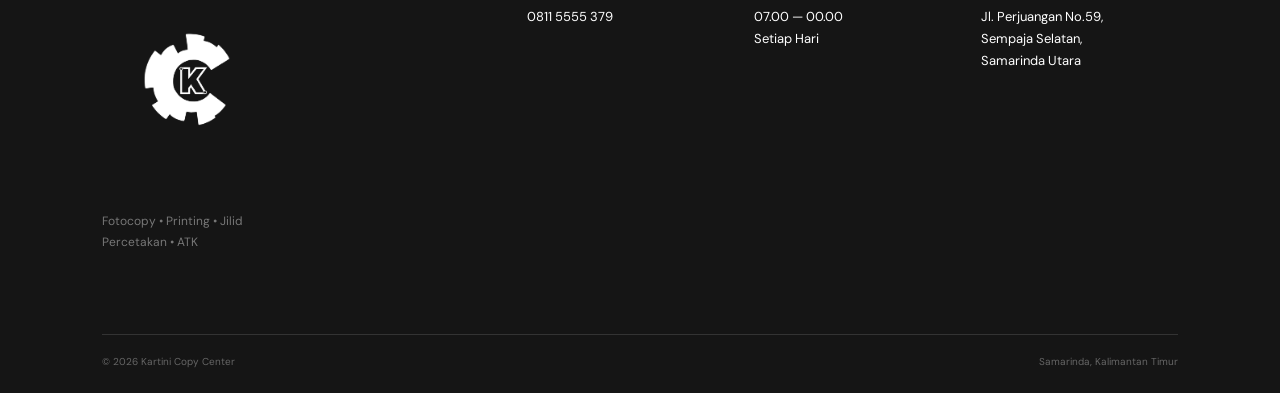
<file: kontak.html>
<!DOCTYPE html>
<html lang="id">

<head>

    <meta charset="UTF-8">

    <meta
        name="viewport"
        content="width=device-width, initial-scale=1.0"
    >

    <title>Kontak — Kartini Copy Center</title>

    <meta
        name="description"
        content="Hubungi Kartini Copy Center Samarinda untuk kebutuhan fotocopy, printing, jilid, cetak buku, banner, stiker, stempel, kartu nama dan ATK."
    >

    <link
        rel="stylesheet"
        href="css/style.css"
    >

    <link
        rel="stylesheet"
        href="css/kontak.css"
    >

</head>


<body>


<!-- =========================
     NAVBAR
========================== -->

<header class="navbar">

    <a href="index.html" class="logo">

        <img
            src="assets/images/logo-kartini.png"
            alt="Kartini Copy Center"
        >

    </a>


    <nav class="nav-links">

        <a href="index.html">
            Beranda
        </a>

        <a href="katalog.html">
            Katalog
        </a>

        <a href="layanan.html">
            Layanan
        </a>

        <a href="experience.html">
            3D Experience
        </a>

        <a href="kontak.html">
            Kontak
        </a>

    </nav>


    <a
        href="https://wa.me/6281155555379?text=Halo%20Kartini%20Copy%20Center%2C%20saya%20ingin%20bertanya%20tentang%20layanan."
        target="_blank"
        rel="noopener"
        class="nav-whatsapp"
    >

        WhatsApp

        <span>
            ↗
        </span>

    </a>

</header>



<main>


<!-- =========================
     CONTACT HERO
========================== -->

<section class="contact-hero">


    <div class="contact-intro">

        <div class="eyebrow">
            HUBUNGI KARTINI
        </div>


        <h1>

            Mari

            <span>
                ngobrol.
            </span>

        </h1>


        <p>

            Punya file yang mau dicetak,
            mau tanya layanan, atau ingin
            datang langsung?

            <br><br>

            Hubungi kami melalui WhatsApp
            atau langsung datang ke toko.

        </p>


        <div class="contact-actions">


            <!-- WHATSAPP -->

            <a
                href="https://wa.me/6281155555379?text=Halo%20Kartini%20Copy%20Center%2C%20saya%20ingin%20bertanya%20tentang%20layanan%20printing."
                target="_blank"
                rel="noopener"
                class="contact-whatsapp"
            >

                <span class="wa-icon">
                    ◉
                </span>


                <span>

                    <small>
                        CHAT SEKARANG
                    </small>

                    WhatsApp Kartini

                </span>


                <b>
                    ↗
                </b>

            </a>


            <!-- GOOGLE MAPS -->

            <a
                href="https://maps.app.goo.gl/3FUHLkQ8dc4GfEgJA"
                target="_blank"
                rel="noopener"
                class="contact-map-button"
            >

                Buka Google Maps
                ↗

            </a>

        </div>

    </div>



    <!-- =========================
         INFO CARD
    ========================== -->

    <div class="contact-info-card">


        <div class="open-status">

            <span class="status-dot"></span>

            <div>

                <strong>
                    BUKA SETIAP HARI
                </strong>

                <small>
                    07.00 — 00.00
                </small>

            </div>

        </div>


        <div class="info-divider"></div>


        <!-- TELEPON -->

        <div class="info-row">

            <span class="info-label">
                TELEPON
            </span>

            <a href="tel:+6281155555379">

                0811 5555 379

            </a>

        </div>


        <!-- WHATSAPP -->

        <div class="info-row">

            <span class="info-label">
                WHATSAPP
            </span>

            <a
                href="https://wa.me/6281155555379"
                target="_blank"
                rel="noopener"
            >

                Chat Kartini ↗

            </a>

        </div>


        <!-- JAM -->

        <div class="info-row">

            <span class="info-label">
                JAM
            </span>

            <span>

                07.00 — 00.00

            </span>

        </div>


        <!-- ALAMAT -->

        <div class="info-row address-row">

            <span class="info-label">
                ALAMAT
            </span>

            <span>

                Jl. Perjuangan No.59,
                <br>
                Sempaja Sel.,
                <br>
                Kec. Samarinda Utara,
                <br>
                Kota Samarinda,
                <br>
                Kalimantan Timur 75117

            </span>

        </div>

    </div>

</section>



<!-- =========================
     MAP SECTION
========================== -->

<section class="map-section">


    <div class="map-heading">

        <div>

            <div class="eyebrow">
                LOKASI TOKO
            </div>

            <h2>

                Datang

                <span>
                    langsung.
                </span>

            </h2>

        </div>


        <p>

            Temukan Kartini Copy Center
            di Samarinda Utara.

        </p>

    </div>



    <div class="map-wrapper">


        <iframe
            src="https://www.google.com/maps?q=Kartini%20Copy%20Center%20Samarinda&output=embed"
            loading="lazy"
            referrerpolicy="no-referrer-when-downgrade"
            allowfullscreen
            title="Lokasi Kartini Copy Center"
        >
        </iframe>


        <div class="map-overlay-card">

            <div class="map-pin">
                ●
            </div>


            <div>

                <strong>
                    Kartini Copy Center
                </strong>

                <span>
                    Jl. Perjuangan No.59,
                    Samarinda
                </span>

            </div>


            <a
                href="https://maps.app.goo.gl/3FUHLkQ8dc4GfEgJA"
                target="_blank"
                rel="noopener"
            >

                ↗

            </a>

        </div>

    </div>

</section>



<!-- =========================
     CONTACT OPTIONS
========================== -->

<section class="contact-options">


    <div class="options-title">

        <div class="eyebrow">
            CARA MENGHUBUNGI
        </div>

        <h2>

            Kamu pilih.

            <br>

            Kami siap.

        </h2>

    </div>



    <div class="options-grid">


        <!-- WHATSAPP -->

        <a
            href="https://wa.me/6281155555379"
            target="_blank"
            rel="noopener"
            class="option-card"
        >

            <div class="option-top">

                <span>
                    01
                </span>

                <b>
                    ↗
                </b>

            </div>


            <div class="option-icon">
                ◉
            </div>


            <h3>
                WhatsApp
            </h3>


            <p>

                Cara tercepat untuk
                bertanya tentang layanan
                dan kebutuhan cetak.

            </p>


            <span class="option-link">
                Chat sekarang →
            </span>

        </a>



        <!-- TELEPON -->

        <a
            href="tel:+6281155555379"
            class="option-card"
        >

            <div class="option-top">

                <span>
                    02
                </span>

                <b>
                    ↗
                </b>

            </div>


            <div class="option-icon">
                ☎
            </div>


            <h3>
                Telepon
            </h3>


            <p>

                Kalau lebih nyaman
                berbicara langsung,
                silakan hubungi toko.

            </p>


            <span class="option-link">
                0811 5555 379 →
            </span>

        </a>



        <!-- DATANG KE TOKO -->

        <a
            href="https://maps.app.goo.gl/3FUHLkQ8dc4GfEgJA"
            target="_blank"
            rel="noopener"
            class="option-card"
        >

            <div class="option-top">

                <span>
                    03
                </span>

                <b>
                    ↗
                </b>

            </div>


            <div class="option-icon">
                ⌖
            </div>


            <h3>
                Datang ke Toko
            </h3>


            <p>

                Kami buka setiap hari
                dari pagi sampai tengah
                malam.

            </p>


            <span class="option-link">
                Lihat lokasi →
            </span>

        </a>


    </div>

</section>



<!-- =========================
     FINAL CTA
========================== -->

<section class="contact-final">

    <div class="contact-final-text">

        <div class="eyebrow">
            KARTINI COPY CENTER
        </div>

        <h2>

            Ada yang mau

            <span>
                dicetak?
            </span>

        </h2>

    </div>


    <a
        href="https://wa.me/6281155555379?text=Halo%20Kartini%20Copy%20Center%20%F0%9F%91%8B"
        target="_blank"
        rel="noopener"
        class="final-wa"
    >

        <span>
            WhatsApp Kami
        </span>

        <b>
            ↗
        </b>

    </a>

</section>


</main>



<!-- =========================
     FOOTER
========================== -->

<footer>


    <div class="footer-main">


        <div class="footer-brand">

            <img
                src="assets/images/logo-kartini.png"
                alt="Kartini Copy Center"
            >

            <p>

                Fotocopy • Printing • Jilid

                <br>

                Percetakan • ATK

            </p>

        </div>



        <div class="footer-contact">


            <div>

                <small>
                    TELEPON / WHATSAPP
                </small>

                <a
                    href="https://wa.me/6281155555379"
                    target="_blank"
                    rel="noopener"
                >

                    0811 5555 379

                </a>

            </div>



            <div>

                <small>
                    JAM BUKA
                </small>

                <p>

                    07.00 — 00.00

                    <br>

                    Setiap Hari

                </p>

            </div>



            <div>

                <small>
                    ALAMAT
                </small>

                <p>

                    Jl. Perjuangan No.59,
                    <br>
                    Sempaja Selatan,
                    <br>
                    Samarinda Utara

                </p>

            </div>


        </div>

    </div>



    <div class="footer-bottom">

        <span>
            © 2026 Kartini Copy Center
        </span>

        <span>
            Samarinda, Kalimantan Timur
        </span>

    </div>

</footer>



<script src="js/main.js"></script>


</body>

</html>
</file>
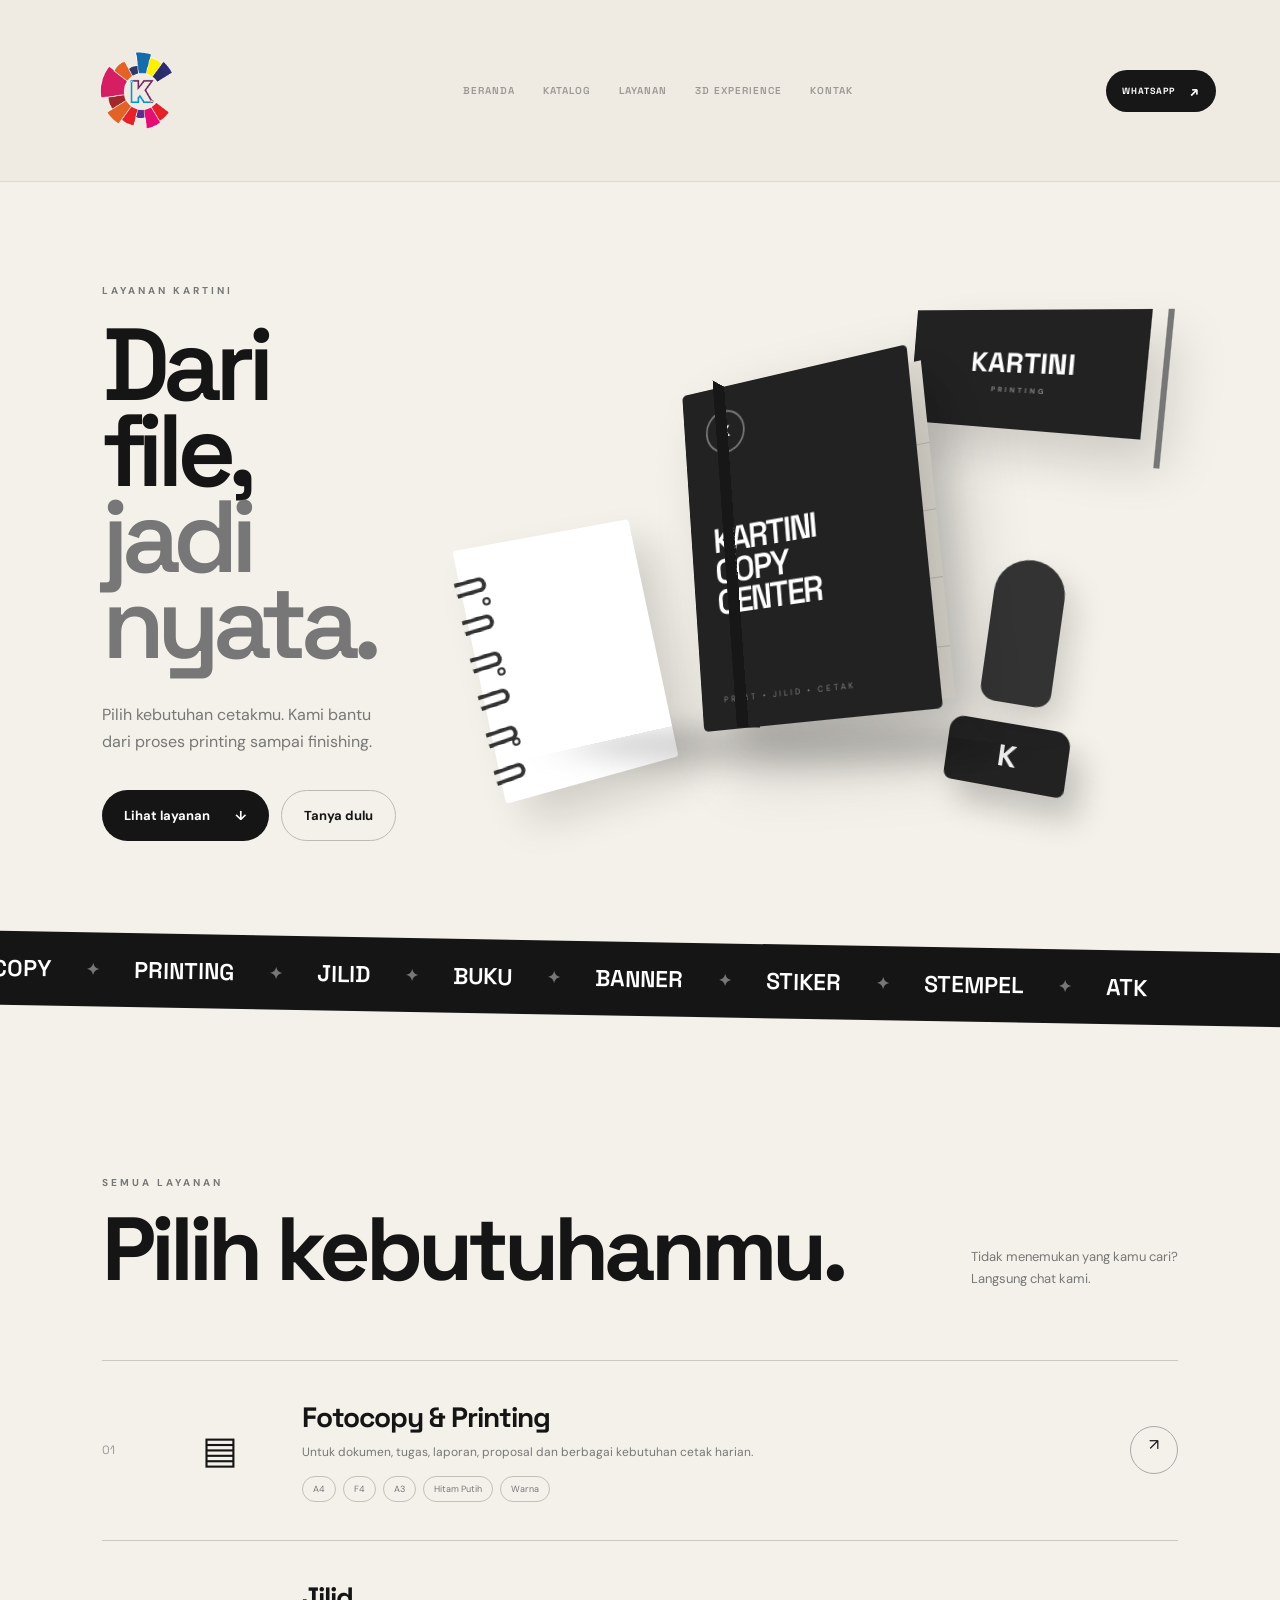
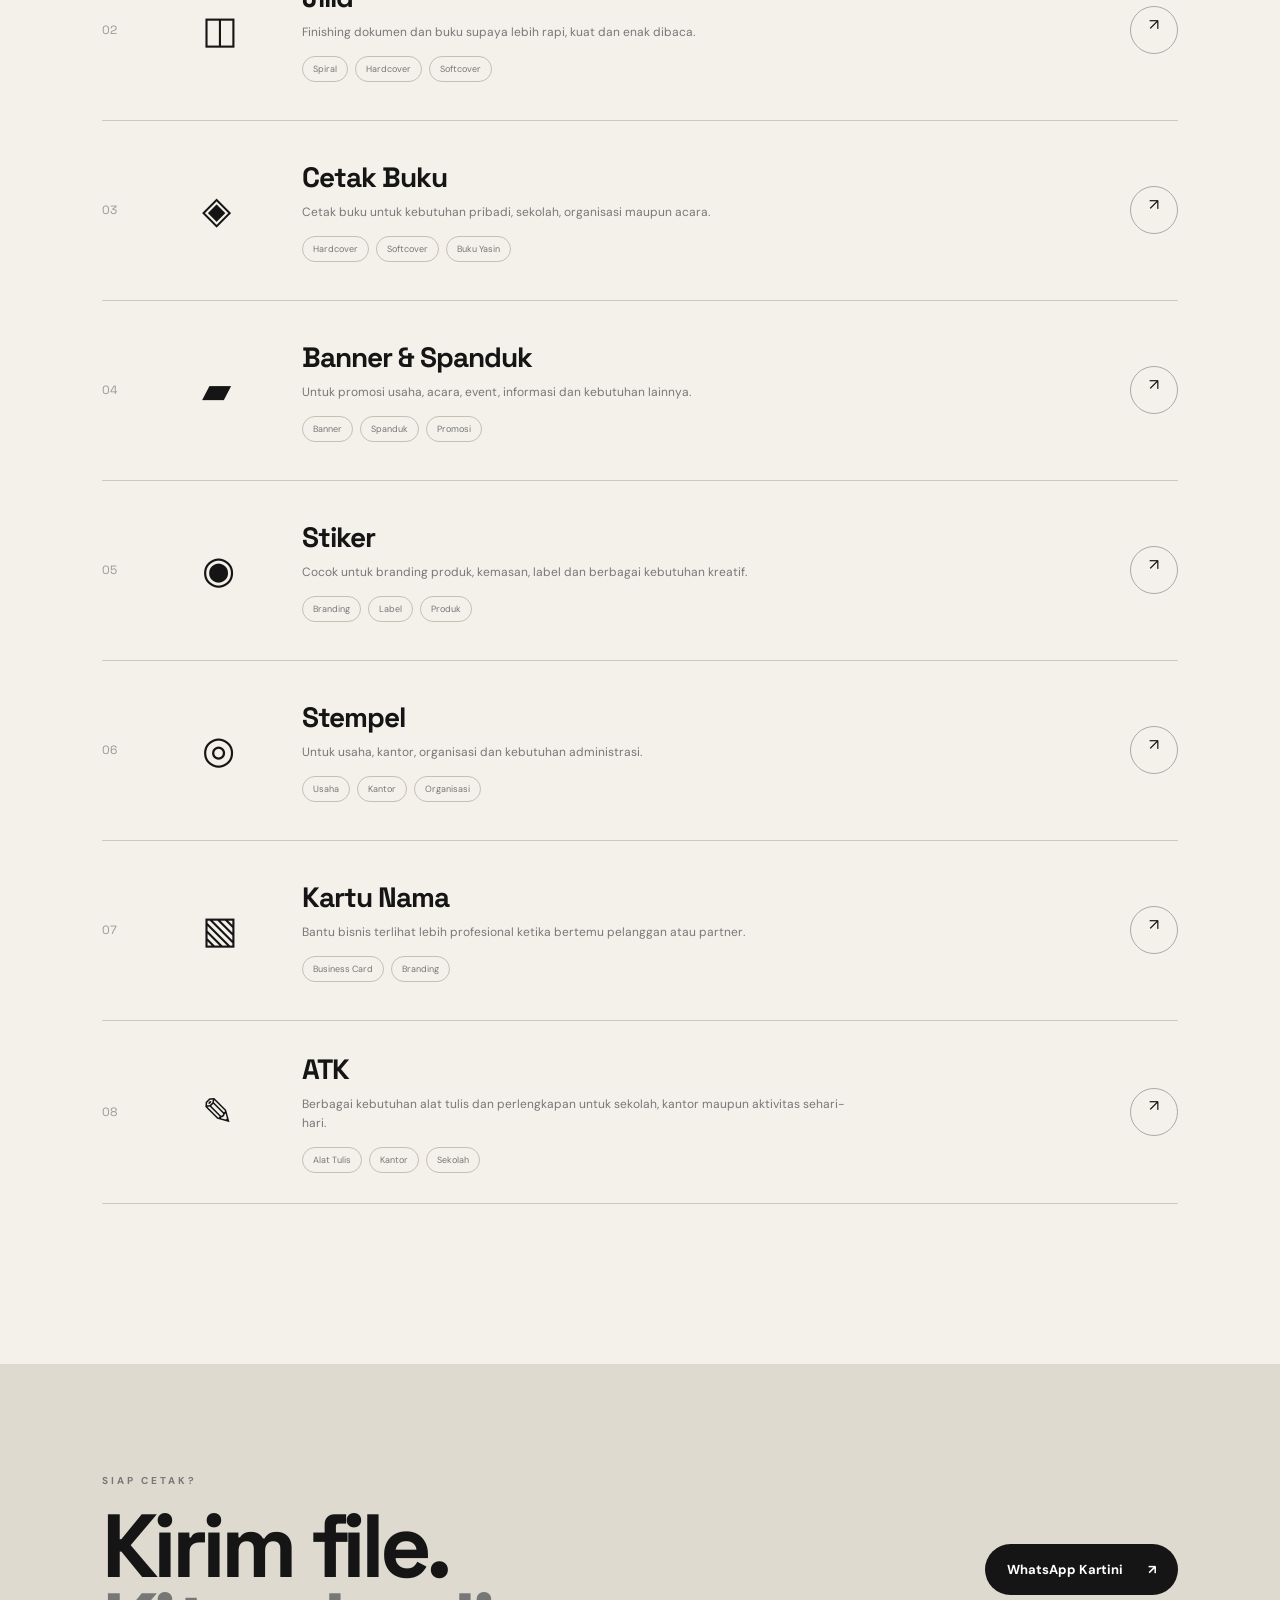
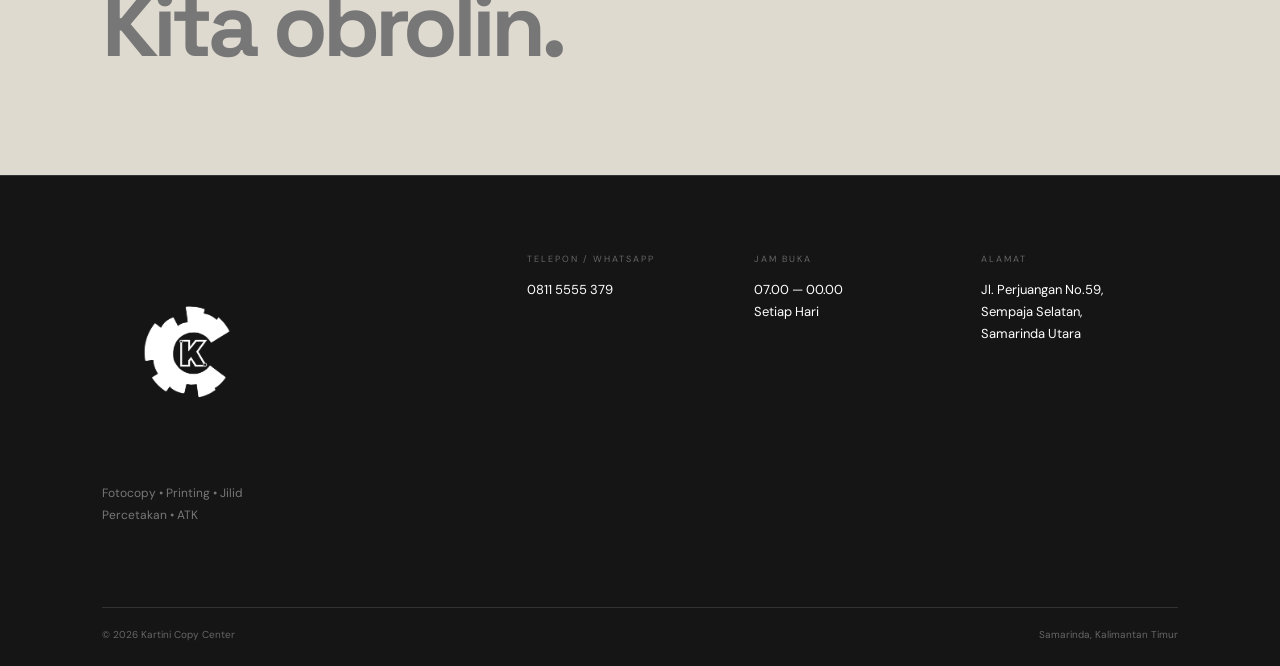
<file: layanan.html>
<!DOCTYPE html>
<html lang="id">

<head>

    <meta charset="UTF-8">

    <meta
        name="viewport"
        content="width=device-width, initial-scale=1.0"
    >

    <title>Layanan — Kartini Copy Center</title>

    <meta
        name="description"
        content="Layanan Kartini Copy Center: fotocopy, printing, jilid, cetak buku, banner, stiker, stempel, kartu nama dan ATK."
    >

    <link
        rel="stylesheet"
        href="css/style.css"
    >

    <link
        rel="stylesheet"
        href="css/layanan.css"
    >

</head>


<body>


<!-- =========================
     NAVBAR
========================== -->

<header class="navbar">

    <a href="index.html" class="logo">

        <img
            src="assets/images/logo-kartini.png"
            alt="Kartini Copy Center"
        >

    </a>


    <nav class="nav-links">

        <a href="index.html">
            Beranda
        </a>

        <a href="katalog.html">
            Katalog
        </a>

        <a href="layanan.html">
            Layanan
        </a>

        <a href="experience.html">
            3D Experience
        </a>

        <a href="kontak.html">
            Kontak
        </a>

    </nav>


    <!-- NOMOR WHATSAPP: 08115555379 -->

    <a
        href="https://wa.me/628115555379?text=Halo%20Kartini%20Copy%20Center%2C%20saya%20ingin%20bertanya%20tentang%20layanan."
        target="_blank"
        rel="noopener"
        class="nav-whatsapp"
    >

        WhatsApp

        <span>
            ↗
        </span>

    </a>

</header>



<main>


<!-- =========================
     HERO
========================== -->

<section class="service-detail-hero">


    <div class="service-detail-copy">


        <div class="eyebrow">
            LAYANAN KARTINI
        </div>


        <h1>

            Dari file,

            <span>
                jadi nyata.
            </span>

        </h1>


        <p>

            Pilih kebutuhan cetakmu.
            Kami bantu dari proses printing
            sampai finishing.

        </p>


        <div class="service-hero-buttons">


            <a
                href="#semua-layanan"
                class="btn-main"
            >

                Lihat layanan

                <span>
                    ↓
                </span>

            </a>


            <!-- WHATSAPP: 08115555379 -->

            <a
                href="https://wa.me/628115555379"
                target="_blank"
                rel="noopener"
                class="btn-outline"
            >

                Tanya dulu

            </a>


        </div>


    </div>



    <!-- =========================
         3D SHOWCASE
    ========================== -->

    <div class="showcase-3d">


        <div class="showcase-shadow"></div>



        <!-- BOOK -->

        <div class="showcase-book">


            <div class="book-front">


                <div class="book-logo">
                    K
                </div>


                <div class="book-name">

                    KARTINI

                    <br>

                    COPY CENTER

                </div>


                <div class="book-small">

                    PRINT • JILID • CETAK

                </div>


            </div>



            <div class="book-pages-3d">

                <span></span>
                <span></span>
                <span></span>
                <span></span>

            </div>



            <div class="book-spine">

                KARTINI

            </div>


        </div>



        <!-- SPIRAL -->

        <div class="spiral-object">


            <div class="spiral-pages">

                <span></span>
                <span></span>
                <span></span>

            </div>



            <div class="spiral-rings">

                <i></i>
                <i></i>
                <i></i>
                <i></i>
                <i></i>
                <i></i>

            </div>


        </div>



        <!-- STAMP -->

        <div class="stamp-object-3d">


            <div class="stamp-head">
                K
            </div>


            <div class="stamp-handle"></div>


        </div>



        <!-- BANNER -->

        <div class="banner-object-3d">


            <div class="banner-cloth">

                KARTINI

                <small>
                    PRINTING
                </small>

            </div>


            <div class="banner-pole"></div>


        </div>


    </div>


</section>



<!-- =========================
     RUNNING STRIP
========================== -->

<section class="service-strip">


    <div class="service-strip-inner">


        <span>
            FOTOCOPY
        </span>

        <b>
            ✦
        </b>


        <span>
            PRINTING
        </span>

        <b>
            ✦
        </b>


        <span>
            JILID
        </span>

        <b>
            ✦
        </b>


        <span>
            BUKU
        </span>

        <b>
            ✦
        </b>


        <span>
            BANNER
        </span>

        <b>
            ✦
        </b>


        <span>
            STIKER
        </span>

        <b>
            ✦
        </b>


        <span>
            STEMPEL
        </span>

        <b>
            ✦
        </b>


        <span>
            ATK
        </span>


    </div>


</section>



<!-- =========================
     ALL SERVICES
========================== -->

<section
    class="all-services"
    id="semua-layanan"
>


    <div class="service-heading">


        <div>


            <div class="eyebrow">
                SEMUA LAYANAN
            </div>


            <h2>
                Pilih kebutuhanmu.
            </h2>


        </div>


        <p>

            Tidak menemukan yang kamu cari?

            <br>

            Langsung chat kami.

        </p>


    </div>



    <div class="detail-list">



        <!-- =========================
             01 FOTOCOPY
        ========================== -->

        <article class="detail-item">


            <div class="detail-number">
                01
            </div>


            <div class="detail-icon">
                ▤
            </div>


            <div class="detail-content">


                <h3>
                    Fotocopy & Printing
                </h3>


                <p>

                    Untuk dokumen, tugas,
                    laporan, proposal dan berbagai
                    kebutuhan cetak harian.

                </p>


                <div class="detail-tags">

                    <span>A4</span>
                    <span>F4</span>
                    <span>A3</span>
                    <span>Hitam Putih</span>
                    <span>Warna</span>

                </div>


            </div>


            <a
                href="https://wa.me/628115555379?text=Halo%20Kartini%20Copy%20Center%2C%20saya%20ingin%20bertanya%20tentang%20fotocopy%20dan%20printing."
                target="_blank"
                rel="noopener"
                class="detail-button"
            >

                Tanya

                ↗

            </a>


        </article>



        <!-- =========================
             02 JILID
        ========================== -->

        <article class="detail-item">


            <div class="detail-number">
                02
            </div>


            <div class="detail-icon">
                ◫
            </div>


            <div class="detail-content">


                <h3>
                    Jilid
                </h3>


                <p>

                    Finishing dokumen dan buku
                    supaya lebih rapi, kuat dan
                    enak dibaca.

                </p>


                <div class="detail-tags">

                    <span>Spiral</span>
                    <span>Hardcover</span>
                    <span>Softcover</span>

                </div>


            </div>


            <a
                href="https://wa.me/628115555379?text=Halo%20Kartini%20Copy%20Center%2C%20saya%20ingin%20bertanya%20tentang%20jilid."
                target="_blank"
                rel="noopener"
                class="detail-button"
            >

                Tanya

                ↗

            </a>


        </article>



        <!-- =========================
             03 CETAK BUKU
        ========================== -->

        <article class="detail-item">


            <div class="detail-number">
                03
            </div>


            <div class="detail-icon">
                ◈
            </div>


            <div class="detail-content">


                <h3>
                    Cetak Buku
                </h3>


                <p>

                    Cetak buku untuk kebutuhan
                    pribadi, sekolah, organisasi
                    maupun acara.

                </p>


                <div class="detail-tags">

                    <span>Hardcover</span>
                    <span>Softcover</span>
                    <span>Buku Yasin</span>

                </div>


            </div>


            <a
                href="https://wa.me/628115555379?text=Halo%20Kartini%20Copy%20Center%2C%20saya%20ingin%20bertanya%20tentang%20cetak%20buku."
                target="_blank"
                rel="noopener"
                class="detail-button"
            >

                Tanya

                ↗

            </a>


        </article>



        <!-- =========================
             04 BANNER
        ========================== -->

        <article class="detail-item">


            <div class="detail-number">
                04
            </div>


            <div class="detail-icon">
                ▰
            </div>


            <div class="detail-content">


                <h3>
                    Banner & Spanduk
                </h3>


                <p>

                    Untuk promosi usaha,
                    acara, event, informasi
                    dan kebutuhan lainnya.

                </p>


                <div class="detail-tags">

                    <span>Banner</span>
                    <span>Spanduk</span>
                    <span>Promosi</span>

                </div>


            </div>


            <a
                href="https://wa.me/628115555379?text=Halo%20Kartini%20Copy%20Center%2C%20saya%20ingin%20bertanya%20tentang%20banner%20dan%20spanduk."
                target="_blank"
                rel="noopener"
                class="detail-button"
            >

                Tanya

                ↗

            </a>


        </article>



        <!-- =========================
             05 STIKER
        ========================== -->

        <article class="detail-item">


            <div class="detail-number">
                05
            </div>


            <div class="detail-icon">
                ◉
            </div>


            <div class="detail-content">


                <h3>
                    Stiker
                </h3>


                <p>

                    Cocok untuk branding produk,
                    kemasan, label dan berbagai
                    kebutuhan kreatif.

                </p>


                <div class="detail-tags">

                    <span>Branding</span>
                    <span>Label</span>
                    <span>Produk</span>

                </div>


            </div>


            <a
                href="https://wa.me/628115555379?text=Halo%20Kartini%20Copy%20Center%2C%20saya%20ingin%20bertanya%20tentang%20cetak%20stiker."
                target="_blank"
                rel="noopener"
                class="detail-button"
            >

                Tanya

                ↗

            </a>


        </article>



        <!-- =========================
             06 STEMPEL
        ========================== -->

        <article class="detail-item">


            <div class="detail-number">
                06
            </div>


            <div class="detail-icon">
                ◎
            </div>


            <div class="detail-content">


                <h3>
                    Stempel
                </h3>


                <p>

                    Untuk usaha, kantor,
                    organisasi dan kebutuhan
                    administrasi.

                </p>


                <div class="detail-tags">

                    <span>Usaha</span>
                    <span>Kantor</span>
                    <span>Organisasi</span>

                </div>


            </div>


            <a
                href="https://wa.me/628115555379?text=Halo%20Kartini%20Copy%20Center%2C%20saya%20ingin%20bertanya%20tentang%20stempel."
                target="_blank"
                rel="noopener"
                class="detail-button"
            >

                Tanya

                ↗

            </a>


        </article>



        <!-- =========================
             07 KARTU NAMA
        ========================== -->

        <article class="detail-item">


            <div class="detail-number">
                07
            </div>


            <div class="detail-icon">
                ▧
            </div>


            <div class="detail-content">


                <h3>
                    Kartu Nama
                </h3>


                <p>

                    Bantu bisnis terlihat lebih
                    profesional ketika bertemu
                    pelanggan atau partner.

                </p>


                <div class="detail-tags">

                    <span>Business Card</span>
                    <span>Branding</span>

                </div>


            </div>


            <a
                href="https://wa.me/628115555379?text=Halo%20Kartini%20Copy%20Center%2C%20saya%20ingin%20bertanya%20tentang%20kartu%20nama."
                target="_blank"
                rel="noopener"
                class="detail-button"
            >

                Tanya

                ↗

            </a>


        </article>



        <!-- =========================
             08 ATK
        ========================== -->

        <article class="detail-item">


            <div class="detail-number">
                08
            </div>


            <div class="detail-icon">
                ✎
            </div>


            <div class="detail-content">


                <h3>
                    ATK
                </h3>


                <p>

                    Berbagai kebutuhan alat tulis
                    dan perlengkapan untuk sekolah,
                    kantor maupun aktivitas sehari-hari.

                </p>


                <div class="detail-tags">

                    <span>Alat Tulis</span>
                    <span>Kantor</span>
                    <span>Sekolah</span>

                </div>


            </div>


            <a
                href="https://wa.me/628115555379?text=Halo%20Kartini%20Copy%20Center%2C%20saya%20ingin%20bertanya%20tentang%20ATK."
                target="_blank"
                rel="noopener"
                class="detail-button"
            >

                Tanya

                ↗

            </a>


        </article>


    </div>


</section>



<!-- =========================
     CTA
========================== -->

<section class="service-cta">


    <div>


        <div class="eyebrow">
            SIAP CETAK?
        </div>


        <h2>

            Kirim file.

            <span>
                Kita obrolin.
            </span>

        </h2>


    </div>


    <!-- WHATSAPP: 08115555379 -->

    <a
        href="https://wa.me/628115555379"
        target="_blank"
        rel="noopener"
        class="btn-main"
    >

        WhatsApp Kartini

        <span>
            ↗
        </span>

    </a>


</section>


</main>



<!-- =========================
     FOOTER
========================== -->

<footer>


    <div class="footer-main">


        <div class="footer-brand">


            <img
                src="assets/images/logo-kartini.png"
                alt="Kartini Copy Center"
            >


            <p>

                Fotocopy • Printing • Jilid

                <br>

                Percetakan • ATK

            </p>


        </div>



        <div class="footer-contact">


            <div>


                <small>
                    TELEPON / WHATSAPP
                </small>


                <!-- NOMOR TOKO: 08115555379 -->

                <a
                    href="https://wa.me/628115555379"
                    target="_blank"
                    rel="noopener"
                >

                    0811 5555 379

                </a>


            </div>



            <div>


                <small>
                    JAM BUKA
                </small>


                <p>

                    07.00 — 00.00

                    <br>

                    Setiap Hari

                </p>


            </div>



            <div>


                <small>
                    ALAMAT
                </small>


                <p>

                    Jl. Perjuangan No.59,

                    <br>

                    Sempaja Selatan,

                    <br>

                    Samarinda Utara

                </p>


            </div>


        </div>


    </div>



    <div class="footer-bottom">


        <span>

            © 2026 Kartini Copy Center

        </span>


        <span>

            Samarinda, Kalimantan Timur

        </span>


    </div>


</footer>



<script src="js/main.js"></script>

<script src="js/layanan.js"></script>


</body>

</html>
</file>
<file: css/style.css>
@import url('https://fonts.googleapis.com/css2?family=DM+Sans:wght@400;500;600;700&family=Space+Grotesk:wght@400;500;600;700&display=swap');


/* =========================
   RESET
========================= */

* {
    margin: 0;
    padding: 0;
    box-sizing: border-box;
}


html {
    scroll-behavior: smooth;
}


body {
    font-family: "DM Sans", sans-serif;

    background: #f4f1ea;

    color: #151515;

    overflow-x: hidden;
}


a {
    color: inherit;
    text-decoration: none;
}


button,
a {
    -webkit-tap-highlight-color: transparent;
}


/* =========================
   NAVBAR
========================= */

.navbar {
    width: 100%;

    padding: 22px 5vw;

    display: flex;

    align-items: center;

    justify-content: space-between;

    position: relative;

    z-index: 100;
}


.logo img {
    width: 170px;

    display: block;
}


.nav-links {
    display: flex;

    gap: 34px;

    align-items: center;
}


.nav-links a {
    font-size: 14px;

    font-weight: 600;

    opacity: 0.55;

    transition: 0.3s;
}


.nav-links a:hover,
.nav-links a.active {
    opacity: 1;
}


.nav-whatsapp {
    display: flex;

    align-items: center;

    gap: 15px;

    padding: 13px 20px;

    background: #151515;

    color: white;

    border-radius: 100px;

    font-size: 13px;

    font-weight: 700;

    transition: 0.3s;
}


.nav-whatsapp:hover {
    transform: translateY(-3px);
}


/* =========================
   HERO
========================= */

.hero {
    min-height: 780px;

    padding: 60px 8vw 100px;

    display: grid;

    grid-template-columns: 1.05fr 0.95fr;

    align-items: center;

    gap: 50px;
}


.hero-content {
    position: relative;

    z-index: 5;
}


.hero-label {
    display: inline-flex;

    align-items: center;

    gap: 10px;

    font-size: 11px;

    letter-spacing: 2px;

    font-weight: 700;

    margin-bottom: 30px;

    color: #555;
}


.label-dot {
    width: 8px;

    height: 8px;

    background: #111;

    border-radius: 50%;

    animation: pulse 2s infinite;
}


@keyframes pulse {

    0%,
    100% {
        transform: scale(1);
    }

    50% {
        transform: scale(1.5);
    }

}


.hero h1 {
    font-family: "Space Grotesk", sans-serif;

    font-size: clamp(55px, 7.5vw, 110px);

    line-height: 0.88;

    letter-spacing: -6px;

    font-weight: 600;
}


.hero h1 span {
    display: block;
}


.hero h1 em {
    display: block;

    font-style: normal;

    color: #777;
}


.hero-description {
    max-width: 570px;

    margin-top: 35px;

    font-size: 17px;

    line-height: 1.7;

    color: #696969;
}


.hero-actions {
    display: flex;

    align-items: center;

    gap: 15px;

    margin-top: 35px;
}


.btn-main {
    display: inline-flex;

    align-items: center;

    gap: 25px;

    padding: 17px 22px;

    border-radius: 100px;

    background: #151515;

    color: white;

    font-size: 13px;

    font-weight: 700;

    transition: 0.3s;
}


.btn-main:hover {
    transform: translateY(-4px);

    box-shadow: 0 15px 30px rgba(0, 0, 0, 0.15);
}


.btn-outline {
    padding: 16px 22px;

    border: 1px solid #bcb9b1;

    border-radius: 100px;

    font-size: 13px;

    font-weight: 700;

    transition: 0.3s;
}


.btn-outline:hover {
    background: #151515;

    color: white;

    border-color: #151515;
}


.hero-info {
    margin-top: 55px;

    display: flex;

    align-items: center;

    gap: 25px;
}


.hero-info strong {
    display: block;

    font-size: 13px;
}


.hero-info small {
    display: block;

    margin-top: 3px;

    color: #888;

    font-size: 11px;
}


.info-line {
    height: 30px;

    width: 1px;

    background: #ccc;
}


/* =========================
   HERO VISUAL
========================= */

.hero-visual {
    position: relative;

    width: min(42vw, 570px);

    height: min(42vw, 570px);

    margin-left: auto;
}


.visual-glow {
    position: absolute;

    width: 70%;

    height: 70%;

    left: 15%;

    top: 15%;

    background: #dedad0;

    border-radius: 50%;

    filter: blur(2px);
}


/* PAPER */

.paper {
    position: absolute;

    width: 250px;

    height: 330px;

    left: 50%;

    top: 50%;

    transform-origin: center;

    border-radius: 8px;

    box-shadow:
        30px 35px 60px rgba(0, 0, 0, 0.18);
}


.paper-back {
    background: #bcb8ae;

    transform:
        translate(-50%, -50%)
        rotate(12deg)
        translate(35px, 10px);
}


.paper-front {
    z-index: 3;

    padding: 25px;

    background: #ffffff;

    transform:
        translate(-50%, -50%)
        rotate(-8deg);

    animation: paperFloat 5s ease-in-out infinite;
}


@keyframes paperFloat {

    0%,
    100% {
        transform:
            translate(-50%, -50%)
            rotate(-8deg)
            translateY(0);
    }

    50% {
        transform:
            translate(-50%, -50%)
            rotate(-5deg)
            translateY(-15px);
    }

}


.paper-top {
    font-family: "Space Grotesk";

    font-size: 12px;

    font-weight: 700;

    letter-spacing: 3px;
}


.paper-line {
    width: 100%;

    height: 1px;

    background: #ddd;

    margin-top: 15px;
}


.paper-title {
    margin-top: 60px;

    font-family: "Space Grotesk";

    font-size: 46px;

    line-height: 0.85;

    font-weight: 700;

    letter-spacing: -3px;
}


.paper-bottom {
    position: absolute;

    bottom: 25px;

    font-size: 8px;

    letter-spacing: 2px;

    color: #999;
}


/* FLOATING CARDS */

.floating-object {
    position: absolute;

    z-index: 8;

    display: flex;

    align-items: center;

    gap: 12px;

    padding: 13px 16px;

    background: rgba(255, 255, 255, 0.88);

    backdrop-filter: blur(12px);

    border: 1px solid rgba(255, 255, 255, 0.8);

    box-shadow: 0 20px 40px rgba(0, 0, 0, 0.1);

    border-radius: 100px;

    font-size: 10px;

    font-weight: 700;

    letter-spacing: 1px;

    animation: floating 4s ease-in-out infinite;
}


.object-book {
    top: 10%;

    left: 2%;
}


.object-print {
    right: 0;

    top: 35%;

    animation-delay: -1.5s;
}


.object-stamp {
    bottom: 10%;

    left: 10%;

    animation-delay: -2.5s;
}


@keyframes floating {

    0%,
    100% {
        transform: translateY(0);
    }

    50% {
        transform: translateY(-15px);
    }

}


.mini-book-cover {
    width: 28px;

    height: 34px;

    display: grid;

    place-items: center;

    background: #222;

    color: white;

    border-radius: 3px;

    font-family: "Space Grotesk";

    font-weight: 700;
}


.print-icon {
    font-size: 24px;
}


.stamp-icon {
    width: 30px;

    height: 30px;

    border: 3px solid #222;

    border-radius: 50%;

    display: grid;

    place-items: center;

    font-weight: 800;
}


/* ORBIT */

.orbit {
    position: absolute;

    width: 450px;

    height: 450px;

    left: 50%;

    top: 50%;

    transform: translate(-50%, -50%);

    border: 1px dashed #bcb8ae;

    border-radius: 50%;

    animation: orbitRotate 25s linear infinite;
}


.orbit-text {
    position: absolute;

    top: -8px;

    left: 50%;

    transform: translateX(-50%);

    padding: 0 10px;

    background: #f4f1ea;

    font-size: 9px;

    letter-spacing: 3px;

    white-space: nowrap;
}


@keyframes orbitRotate {

    from {
        transform:
            translate(-50%, -50%)
            rotate(0deg);
    }

    to {
        transform:
            translate(-50%, -50%)
            rotate(360deg);
    }

}


/* =========================
   MARQUEE
========================= */

.marquee-wrapper {
    overflow: hidden;

    width: 110%;

    margin-left: -5%;

    transform: rotate(-2deg);

    background: #151515;

    color: white;

    padding: 23px 0;

    border-top: 2px solid #151515;

    border-bottom: 2px solid #151515;
}


.marquee {
    width: max-content;

    display: flex;

    align-items: center;

    gap: 35px;

    animation: marquee 25s linear infinite;
}


.marquee span {
    font-family: "Space Grotesk";

    font-size: 25px;

    font-weight: 600;

    white-space: nowrap;
}


.marquee b {
    font-size: 18px;

    color: #777;
}


@keyframes marquee {

    from {
        transform: translateX(0);
    }

    to {
        transform: translateX(-50%);
    }

}


/* =========================
   SERVICES
========================= */

.services {
    padding: 170px 8vw;
}


.section-intro {
    display: flex;

    justify-content: space-between;

    align-items: flex-end;

    gap: 50px;
}


.eyebrow {
    font-size: 10px;

    letter-spacing: 3px;

    font-weight: 700;

    color: #777;
}


.section-intro h2 {
    margin-top: 20px;

    font-family: "Space Grotesk";

    font-size: clamp(45px, 6vw, 80px);

    line-height: 0.95;

    letter-spacing: -5px;

    font-weight: 500;
}


.section-intro h2 span {
    color: #888;
}


.view-all {
    padding-bottom: 10px;

    font-size: 13px;

    font-weight: 700;

    display: flex;

    gap: 20px;

    border-bottom: 1px solid #999;
}


.service-grid {
    display: grid;

    grid-template-columns: repeat(4, 1fr);

    gap: 15px;

    margin-top: 70px;
}


.service-card {
    min-height: 330px;

    padding: 25px;

    background: #e9e6de;

    border-radius: 8px;

    position: relative;

    overflow: hidden;

    transition:
        transform 0.4s cubic-bezier(.2,.8,.2,1),
        background 0.4s;
}


.service-card:hover {
    transform: translateY(-10px) rotate(-1deg);

    background: #dedad0;
}


.service-card.large {
    grid-row: span 2;

    min-height: 675px;

    background: #dedad0;
}


.service-number {
    font-size: 10px;

    font-weight: 700;

    color: #888;
}


.service-icon {
    margin-top: 50px;

    font-size: 45px;

    font-family: "Space Grotesk";
}


.service-card h3 {
    margin-top: 25px;

    font-family: "Space Grotesk";

    font-size: 28px;

    line-height: 1;

    letter-spacing: -1.5px;
}


.service-card p {
    margin-top: 18px;

    color: #777;

    font-size: 12px;

    line-height: 1.7;
}


.card-arrow {
    position: absolute;

    right: 25px;

    bottom: 25px;

    width: 40px;

    height: 40px;

    display: grid;

    place-items: center;

    border: 1px solid #aaa;

    border-radius: 50%;

    transition: 0.3s;
}


.service-card:hover .card-arrow {
    background: #151515;

    color: white;

    border-color: #151515;

    transform: rotate(45deg);
}


/* =========================
   CTA
========================= */

.cta {
    padding: 130px 8vw;

    background: #151515;

    color: white;

    text-align: center;
}


.cta-inner {
    max-width: 900px;

    margin: auto;
}


.cta .eyebrow {
    color: #888;
}


.cta h2 {
    margin-top: 25px;

    font-family: "Space Grotesk";

    font-size: clamp(55px, 8vw, 110px);

    line-height: 0.88;

    letter-spacing: -6px;
}


.cta h2 span {
    color: #777;
}


.cta .btn-main {
    margin-top: 45px;

    background: white;

    color: #151515;
}


/* =========================
   FOOTER
========================= */

footer {
    padding: 70px 8vw 25px;

    background: #151515;

    color: white;

    border-top: 1px solid #333;
}


.footer-main {
    display: grid;

    grid-template-columns: 1fr 2fr;

    gap: 100px;
}


.footer-brand img {
    width: 170px;

    filter: grayscale(1) brightness(0) invert(1);
}


.footer-brand p {
    margin-top: 20px;

    color: #777;

    font-size: 12px;

    line-height: 1.8;
}


.footer-contact {
    display: grid;

    grid-template-columns:
        repeat(3, 1fr);

    gap: 30px;
}


.footer-contact small {
    font-size: 9px;

    letter-spacing: 2px;

    color: #666;
}


.footer-contact p,
.footer-contact a {
    display: block;

    margin-top: 12px;

    font-size: 13px;

    line-height: 1.7;
}


.footer-contact a:hover {
    text-decoration: underline;
}


.footer-bottom {
    margin-top: 80px;

    padding-top: 20px;

    border-top: 1px solid #333;

    display: flex;

    justify-content: space-between;

    color: #666;

    font-size: 10px;
}


/* =========================
   RESPONSIVE
========================= */

@media (max-width: 1000px) {

    .nav-links {
        display: none;
    }


    .hero {
        grid-template-columns: 1fr;

        padding-top: 70px;
    }


    .hero-content {
        text-align: center;
    }


    .hero-label {
        justify-content: center;
    }


    .hero-description {
        margin-left: auto;

        margin-right: auto;
    }


    .hero-actions {
        justify-content: center;
    }


    .hero-info {
        justify-content: center;
    }


    .hero-visual {
        width: 500px;

        height: 500px;

        margin: 30px auto;
    }


    .service-grid {
        grid-template-columns: repeat(2, 1fr);
    }


    .service-card.large {
        grid-row: span 1;

        min-height: 330px;
    }


    .footer-main {
        grid-template-columns: 1fr;
    }

}


@media (max-width: 600px) {

    .navbar {
        padding: 18px 5vw;
    }


    .nav-whatsapp span:first-child {
        display: none;
    }


    .hero {
        padding: 50px 6vw 80px;
    }


    .hero h1 {
        font-size: 55px;

        letter-spacing: -4px;
    }


    .hero-actions {
        flex-direction: column;

        align-items: stretch;
    }


    .btn-main,
    .btn-outline {
        justify-content: center;

        text-align: center;
    }


    .hero-info {
        gap: 15px;

        text-align: left;
    }


    .hero-visual {
        width: 330px;

        height: 330px;
    }


    .paper {
        width: 170px;

        height: 230px;
    }


    .paper-title {
        margin-top: 35px;

        font-size: 32px;
    }


    .orbit {
        width: 300px;

        height: 300px;
    }


    .floating-object {
        transform: scale(0.8);
    }


    .services {
        padding: 110px 6vw;
    }


    .section-intro {
        flex-direction: column;

        align-items: flex-start;
    }


    .section-intro h2 {
        font-size: 50px;

        letter-spacing: -3px;
    }


    .service-grid {
        grid-template-columns: 1fr;
    }


    .footer-contact {
        grid-template-columns: 1fr;
    }


    .footer-bottom {
        flex-direction: column;

        gap: 10px;
    }

}
/* =================================
   HOME 3D EXPERIENCE
================================= */

.home-experience {

    padding:
        130px 8vw;

    background: #dedad1;

}


.home-experience-header {

    display: flex;

    justify-content: space-between;

    align-items: end;

    gap: 50px;

    margin-bottom: 55px;

}


.home-experience-header h2 {

    margin-top: 20px;

    font-family: "Space Grotesk";

    font-size:
        clamp(60px, 8vw, 110px);

    line-height: .82;

    letter-spacing: -7px;

}


.home-experience-header h2 span {

    display: block;

    color: #777;

}


.home-experience-header > p {

    max-width: 270px;

    color: #777;

    font-size: 13px;

    line-height: 1.7;

}


/* CARD */

.home-experience-card {

    min-height: 570px;

    padding: 60px;

    position: relative;

    overflow: hidden;

    background: #191919;

    color: white;

    display: grid;

    grid-template-columns:
        .8fr 1.2fr;

    align-items: center;

}


.experience-preview-text {

    position: relative;

    z-index: 3;

}


.experience-preview-text > span {

    color: #777;

    font-family: "Space Grotesk";

    font-size: 10px;

    letter-spacing: 2px;

}


.experience-preview-text h3 {

    margin-top: 35px;

    font-family: "Space Grotesk";

    font-size:
        clamp(55px, 6vw, 85px);

    line-height: .8;

    letter-spacing: -5px;

}


.experience-preview-text h3 strong {

    display: block;

    color: #777;

}


.experience-preview-text p {

    max-width: 330px;

    margin-top: 30px;

    color: #999;

    font-size: 12px;

    line-height: 1.8;

}


.experience-preview-text a {

    display: inline-flex;

    gap: 25px;

    margin-top: 35px;

    padding: 15px 20px;

    border: 1px solid #555;

    font-size: 10px;

    letter-spacing: 1px;

    transition: .35s;

}


.experience-preview-text a:hover {

    background: white;

    color: #171717;

}


.experience-preview-object {

    height: 470px;

    display: grid;

    place-items: center;

    perspective: 1000px;

}


/* =================================
   CSS 3D BOOK PREVIEW
================================= */

.preview-book {

    width: 210px;

    height: 290px;

    position: relative;

    transform:

        rotateX(8deg)
        rotateY(-28deg)
        rotateZ(-4deg);

    transform-style: preserve-3d;

    animation:
        previewBookFloat 4s ease-in-out infinite;

}


@keyframes previewBookFloat {

    0%,
    100% {

        transform:
            translateY(0)
            rotateX(8deg)
            rotateY(-28deg)
            rotateZ(-4deg);

    }

    50% {

        transform:
            translateY(-18px)
            rotateX(8deg)
            rotateY(-20deg)
            rotateZ(-4deg);

    }

}


.preview-cover {

    position: absolute;

    inset: 0;

    padding: 35px 25px;

    background: #252525;

    border-radius: 2px;

    box-shadow:
        20px 25px 50px
        rgba(0,0,0,.5);

    display: flex;

    flex-direction: column;

}


.preview-cover small {

    font-size: 8px;

    letter-spacing: 3px;

    color: #aaa;

}


.preview-cover strong {

    margin-top: 80px;

    font-family: "Space Grotesk";

    font-size: 38px;

    line-height: .8;

}


.preview-cover span {

    margin-top: 5px;

    color: #777;

    font-size: 14px;

    letter-spacing: 3px;

}


.preview-pages {

    position: absolute;

    right: -15px;

    top: 8px;

    width: 20px;

    height: 274px;

    background:

        repeating-linear-gradient(
            to bottom,
            #eee 0,
            #eee 2px,
            #cfcfcf 3px,
            #eee 5px
        );

    transform:
        translateZ(-8px);

}


/* RESPONSIVE */

@media (max-width: 800px) {

    .home-experience {

        padding:
            90px 6vw;

    }


    .home-experience-header {

        flex-direction: column;

        align-items: flex-start;

    }


    .home-experience-card {

        padding: 40px 25px;

        grid-template-columns: 1fr;

    }


    .experience-preview-object {

        height: 350px;

    }


    .preview-book {

        transform:
            scale(.75)
            rotateX(8deg)
            rotateY(-28deg);

    }

}
/* =================================
   GLOBAL NAVBAR
================================= */

.navbar {

    position: sticky;

    top: 0;

    z-index: 1000;

    min-height: 76px;

    padding:
        0 5vw;

    display: flex;

    align-items: center;

    justify-content: space-between;

    gap: 30px;

    background:
        rgba(238, 234, 226, .88);

    border-bottom:
        1px solid rgba(0,0,0,.08);

    backdrop-filter:
        blur(18px);

    -webkit-backdrop-filter:
        blur(18px);

}


.logo {

    display: flex;

    align-items: center;

    flex-shrink: 0;

}


.logo img {

    width: 145px;

    height: auto;

    display: block;

}


.nav-links {

    display: flex;

    align-items: center;

    justify-content: center;

    gap: 28px;

}


.nav-links a {

    position: relative;

    font-family:
        "Space Grotesk",
        sans-serif;

    font-size: 10px;

    letter-spacing: 1px;

    text-transform: uppercase;

    color: #555;

    transition:
        color .3s ease;

}


.nav-links a::after {

    content: "";

    position: absolute;

    left: 0;

    bottom: -7px;

    width: 0;

    height: 1px;

    background: #171717;

    transition:
        width .3s ease;

}


.nav-links a:hover {

    color: #171717;

}


.nav-links a:hover::after {

    width: 100%;

}


.nav-whatsapp {

    display: inline-flex;

    align-items: center;

    gap: 15px;

    padding:
        12px 16px;

    background: #171717;

    color: #fff;

    font-family:
        "Space Grotesk",
        sans-serif;

    font-size: 9px;

    letter-spacing: 1px;

    text-transform: uppercase;

    transition:
        transform .3s ease,
        background .3s ease;

}


.nav-whatsapp:hover {

    transform:
        translateY(-2px);

    background: #333;

}


.nav-whatsapp span {

    font-size: 14px;

}


/* =================================
   MOBILE NAVBAR
================================= */

@media (max-width: 900px) {

    .navbar {

        padding:
            0 5vw;

    }

    .nav-links {

        display: none;

    }

    .logo img {

        width: 125px;

    }

}
.kartini-marquee {

    overflow: hidden;

    padding:
        18px 0;

    background: #171717;

    color: white;

    transform:
        rotate(-2deg)
        scale(1.03);

    margin:
        25px 0;

}


.kartini-marquee-track {

    width: max-content;

    display: flex;

    gap: 35px;

    animation:
        kartiniMarquee 24s linear infinite;

}


.kartini-marquee-track span {

    font-family:
        "Space Grotesk",
        sans-serif;

    font-size: 13px;

    letter-spacing: 3px;

    white-space: nowrap;

}


.kartini-marquee-track i {

    font-style: normal;

    color: #777;

}


@keyframes kartiniMarquee {

    from {

        transform:
            translateX(0);

    }

    to {

        transform:
            translateX(-50%);

    }

}
/* =================================
   KARTINI HERO
================================= */

.hero-kartini {

    min-height:
        calc(100vh - 76px);

    padding:
        25px 5vw
        35px;

    display: flex;

    flex-direction: column;

    justify-content: space-between;

    overflow: hidden;

    position: relative;

}


.hero-topline {

    display: grid;

    grid-template-columns:
        1fr 1fr 1fr;

    align-items: center;

    font-family:
        "Space Grotesk",
        sans-serif;

    font-size: 8px;

    letter-spacing: 2px;

    color: #888;

}


.hero-topline span:nth-child(2) {

    text-align: center;

}


.hero-topline span:nth-child(3) {

    text-align: right;

}


/* =================================
   HERO MAIN
================================= */

.hero-main {

    position: relative;

    min-height: 570px;

    display: grid;

    grid-template-columns:
        1fr 1fr;

    align-items: center;

}


.hero-title {

    position: relative;

    z-index: 5;

}


.hero-small {

    margin-bottom: 25px;

    font-family:
        "Space Grotesk",
        sans-serif;

    font-size: 9px;

    letter-spacing: 2px;

    color: #888;

}


.hero-title h1 {

    margin: 0;

    font-family:
        "Space Grotesk",
        sans-serif;

    font-size:
        clamp(100px, 15vw, 220px);

    font-weight: 600;

    line-height: .72;

    letter-spacing:
        -13px;

}


.hero-title h1 span {

    display: block;

    margin-left:
        12vw;

    color: #777;

}


.hero-subtitle {

    margin-top: 45px;

    display: flex;

    align-items: baseline;

    gap: 10px;

    font-family:
        "Space Grotesk",
        sans-serif;

    font-size: 16px;

}


.hero-subtitle span {

    color: #888;

}


.hero-subtitle strong {

    font-size: 20px;

}


/* =================================
   HERO VISUAL
================================= */

.hero-visual {

    height: 550px;

    position: relative;

    display: grid;

    place-items: center;

}


.hero-circle {

    width:
        clamp(270px, 30vw, 450px);

    aspect-ratio: 1;

    border-radius: 50%;

    background:
        #1c1c1c;

    color: white;

    display: flex;

    flex-direction: column;

    align-items: center;

    justify-content: center;

    transform:
        rotate(-9deg);

    box-shadow:
        0 40px 100px
        rgba(0,0,0,.2);

    animation:
        heroFloat 6s ease-in-out infinite;

}


.hero-circle::before {

    content: "";

    position: absolute;

    inset: 18px;

    border:
        1px solid #555;

    border-radius: 50%;

}


.hero-circle span {

    font-family:
        "Space Grotesk",
        sans-serif;

    font-size:
        clamp(45px, 6vw, 85px);

    letter-spacing:
        -5px;

}


.hero-circle small {

    margin-top: 10px;

    color: #777;

    font-family:
        "Space Grotesk",
        sans-serif;

    font-size: 9px;

    letter-spacing: 4px;

}


@keyframes heroFloat {

    0%,
    100% {

        transform:
            translateY(0)
            rotate(-9deg);

    }

    50% {

        transform:
            translateY(-20px)
            rotate(-5deg);

    }

}


/* =================================
   STICKER
================================= */

.hero-sticker {

    position: absolute;

    right: 3%;

    bottom: 12%;

    width: 130px;

    height: 130px;

    border-radius: 50%;

    background:
        #e8e3d9;

    border:
        1px solid #aaa;

    display: flex;

    flex-direction: column;

    align-items: center;

    justify-content: center;

    text-align: center;

    font-family:
        "Space Grotesk",
        sans-serif;

    font-size: 8px;

    letter-spacing: 1px;

    transform:
        rotate(10deg);

    animation:
        stickerFloat 5s ease-in-out infinite;

}


.hero-sticker span {

    font-size: 28px;

    font-weight: 600;

}


.hero-sticker b {

    margin-top: 8px;

    font-size: 18px;

}


@keyframes stickerFloat {

    0%,
    100% {

        transform:
            translateY(0)
            rotate(10deg);

    }

    50% {

        transform:
            translateY(-12px)
            rotate(5deg);

    }

}


/* =================================
   HERO BOTTOM
================================= */

.hero-bottom {

    display: flex;

    justify-content: space-between;

    align-items: end;

    gap: 40px;

}


.hero-bottom > p {

    max-width: 420px;

    color: #777;

    font-size: 12px;

    line-height: 1.8;

}


.hero-actions {

    display: flex;

    gap: 10px;

}


.hero-button {

    display: inline-flex;

    align-items: center;

    justify-content: space-between;

    gap: 40px;

    min-width: 170px;

    padding:
        16px 18px;

    font-family:
        "Space Grotesk",
        sans-serif;

    font-size: 9px;

    letter-spacing: 1px;

    text-transform: uppercase;

    transition:
        transform .3s ease,
        background .3s ease;

}


.hero-button:hover {

    transform:
        translateY(-4px);

}


.hero-button.primary {

    background: #171717;

    color: white;

}


.hero-button.secondary {

    border:
        1px solid #aaa;

    color: #333;

}


.hero-button.secondary:hover {

    background: #171717;

    color: white;

}


/* =================================
   MOBILE
================================= */

@media (max-width: 900px) {

    .hero-kartini {

        min-height:
            auto;

        padding:
            30px 6vw
            50px;

    }


    .hero-topline {

        grid-template-columns:
            1fr 1fr;

        gap: 10px;

    }


    .hero-topline span:nth-child(2) {

        display: none;

    }


    .hero-topline span:nth-child(3) {

        text-align: right;

    }


    .hero-main {

        grid-template-columns: 1fr;

        min-height: auto;

    }


    .hero-title {

        padding-top: 90px;

    }


    .hero-title h1 {

        font-size:
            clamp(80px, 24vw, 150px);

        letter-spacing:
            -8px;

    }


    .hero-title h1 span {

        margin-left:
            15vw;

    }


    .hero-visual {

        height: 400px;

        margin-top:
            -20px;

    }


    .hero-circle {

        width: 300px;

    }


    .hero-sticker {

        right: 8%;

        bottom: 5%;

    }


    .hero-bottom {

        flex-direction: column;

        align-items:
            flex-start;

    }


    .hero-actions {

        width: 100%;

        flex-direction: column;

    }


    .hero-button {

        width: 100%;

    }

}
/* =================================
   HOME SERVICES
================================= */

.home-services {

    padding:
        130px 5vw;

    background:
        #eeeae2;

}


.section-heading {

    display: flex;

    justify-content: space-between;

    align-items: end;

    gap: 50px;

    margin-bottom: 60px;

}


.section-heading > div > span {

    font-family:
        "Space Grotesk",
        sans-serif;

    color: #999;

    font-size: 9px;

    letter-spacing: 2px;

}


.section-heading h2 {

    margin-top: 25px;

    max-width: 850px;

    font-family:
        "Space Grotesk",
        sans-serif;

    font-size:
        clamp(60px, 8vw, 110px);

    line-height: .8;

    letter-spacing:
        -7px;

}


.section-heading h2 em {

    display: block;

    color: #777;

    font-style: normal;

}


.section-heading > p {

    max-width: 280px;

    color: #777;

    font-size: 12px;

    line-height: 1.8;

}


/* =================================
   SERVICE GRID
================================= */

.service-grid {

    display: grid;

    grid-template-columns:
        repeat(4, 1fr);

    border-top:
        1px solid #c9c5bc;

    border-left:
        1px solid #c9c5bc;

}


.service-card {

    min-height: 310px;

    padding: 25px;

    position: relative;

    border-right:
        1px solid #c9c5bc;

    border-bottom:
        1px solid #c9c5bc;

    display: flex;

    flex-direction: column;

    transition:
        background .4s ease,
        transform .4s ease;

}


.service-card:hover {

    background:
        #dcd8cf;

    transform:
        translateY(-7px);

    z-index: 2;

}


.service-number {

    color: #999;

    font-family:
        "Space Grotesk",
        sans-serif;

    font-size: 9px;

}


.service-icon {

    margin-top: 35px;

    width: 95px;

    height: 95px;

    border-radius: 50%;

    border:
        1px solid #999;

    display: flex;

    align-items: center;

    justify-content: center;

    font-family:
        "Space Grotesk",
        sans-serif;

    font-size: 12px;

    transition:
        transform .5s ease;

}


.service-card:hover .service-icon {

    transform:
        rotate(12deg)
        scale(1.08);

}


.service-card h3 {

    margin-top: auto;

    font-family:
        "Space Grotesk",
        sans-serif;

    font-size: 24px;

    letter-spacing:
        -1px;

}


.service-card p {

    margin-top: 8px;

    color: #777;

    font-size: 11px;

    line-height: 1.6;

}


.service-arrow {

    position: absolute;

    right: 25px;

    bottom: 25px;

    font-size: 22px;

    transition:
        transform .3s ease;

}


.service-card:hover .service-arrow {

    transform:
        translate(4px,-4px);

}


/* =================================
   SERVICE MOBILE
================================= */

@media (max-width: 1000px) {

    .service-grid {

        grid-template-columns:
            repeat(2, 1fr);

    }

}


@media (max-width: 600px) {

    .home-services {

        padding:
            90px 6vw;

    }


    .section-heading {

        flex-direction:
            column;

        align-items:
            flex-start;

    }


    .section-heading h2 {

        letter-spacing:
            -4px;

    }


    .service-grid {

        grid-template-columns:
            1fr;

    }


    .service-card {

        min-height:
            280px;

    }

}
</file>
<file: css/katalog.css>
.catalog-hero {
    padding: 100px 8vw 70px;

    display: flex;

    justify-content: space-between;

    align-items: flex-end;

    gap: 50px;
}


.catalog-hero-inner {
    max-width: 850px;
}


.catalog-hero h1 {
    margin-top: 25px;

    font-family: "Space Grotesk";

    font-size: clamp(60px, 9vw, 130px);

    line-height: 0.85;

    letter-spacing: -7px;

    font-weight: 600;
}


.catalog-hero h1 span {
    display: block;

    color: #777;
}


.catalog-hero p {
    margin-top: 35px;

    max-width: 500px;

    color: #777;

    font-size: 16px;

    line-height: 1.7;
}


.catalog-number {
    font-family: "Space Grotesk";

    font-size: 100px;

    line-height: 0.8;

    color: #ccc;
}


.catalog-number span {
    display: block;

    margin-top: 15px;

    font-family: "DM Sans";

    font-size: 9px;

    letter-spacing: 3px;

    color: #888;

    text-align: right;
}


/* FILTER */

.catalog-filter {
    padding: 25px 8vw;

    display: flex;

    gap: 10px;

    flex-wrap: wrap;

    border-top: 1px solid #d6d2ca;

    border-bottom: 1px solid #d6d2ca;
}


.filter-btn {
    border: 1px solid #ccc8bf;

    background: transparent;

    padding: 11px 18px;

    border-radius: 100px;

    font-family: inherit;

    font-size: 12px;

    font-weight: 700;

    cursor: pointer;

    transition: 0.3s;
}


.filter-btn:hover,
.filter-btn.active {
    background: #151515;

    border-color: #151515;

    color: white;
}


/* GRID */

.catalog-grid {
    padding: 70px 8vw 150px;

    display: grid;

    grid-template-columns:
        repeat(2, 1fr);

    gap: 18px;
}


.catalog-card {
    min-height: 620px;

    padding: 25px;

    background: #e7e3da;

    position: relative;

    overflow: hidden;

    border-radius: 8px;

    transition:
        transform 0.5s cubic-bezier(.2,.8,.2,1),
        opacity 0.3s;
}


.catalog-card:hover {
    transform:
        translateY(-8px)
        rotate(-0.5deg);
}


.catalog-large {
    grid-column: span 2;

    min-height: 650px;
}


.catalog-top {
    display: flex;

    justify-content: space-between;

    font-size: 9px;

    letter-spacing: 2px;

    font-weight: 700;

    color: #777;
}


.catalog-info {
    position: absolute;

    left: 25px;

    bottom: 30px;

    z-index: 5;
}


.catalog-info h2 {
    font-family: "Space Grotesk";

    font-size: 42px;

    line-height: 0.9;

    letter-spacing: -2px;
}


.catalog-info p {
    margin-top: 15px;

    color: #777;

    font-size: 12px;

    line-height: 1.7;
}


.catalog-order {
    position: absolute;

    right: 25px;

    bottom: 30px;

    z-index: 10;

    padding: 12px 16px;

    background: white;

    border-radius: 100px;

    display: flex;

    align-items: center;

    gap: 15px;

    font-size: 10px;

    font-weight: 700;

    transition: 0.3s;
}


.catalog-order:hover {
    background: #151515;

    color: white;

    transform: translateY(-4px);
}


/* =========================
   3D PAPER
========================= */

.catalog-object {
    position: absolute;

    inset: 0;

    display: flex;

    align-items: center;

    justify-content: center;
}


.paper-object {
    perspective: 900px;
}


.paper-sheet {
    width: 230px;

    height: 310px;

    background: white;

    box-shadow:
        30px 40px 70px rgba(0,0,0,.18);

    display: flex;

    align-items: center;

    justify-content: center;

    font-family: "Space Grotesk";

    font-size: 60px;

    font-weight: 600;

    transform:
        rotateX(8deg)
        rotateY(-25deg)
        rotateZ(7deg);

    transition: 0.6s;
}


.catalog-card:hover .paper-sheet {
    transform:
        rotateX(0)
        rotateY(-10deg)
        rotateZ(3deg)
        translateY(-15px);
}


.paper-sheet small {
    position: absolute;

    bottom: 20px;

    font-size: 9px;

    letter-spacing: 3px;

    color: #999;
}


.paper-sheet.back {
    position: absolute;

    width: 230px;

    height: 310px;

    background: #bdb9af;

    transform:
        rotateX(8deg)
        rotateY(-25deg)
        rotateZ(12deg)
        translate(25px, 5px);

    z-index: -1;
}


/* =========================
   3D BOOK
========================= */

.book-object {
    perspective: 900px;
}


.book-cover {
    width: 190px;

    height: 270px;

    background: #222;

    color: white;

    display: grid;

    place-items: center;

    font-family: "Space Grotesk";

    font-size: 70px;

    font-weight: 700;

    border-radius: 3px;

    transform:
        rotateY(-30deg)
        rotateZ(-5deg);

    box-shadow:
        35px 35px 60px rgba(0,0,0,.2);

    transition: 0.6s;
}


.catalog-card:hover .book-cover {
    transform:
        rotateY(-15deg)
        rotateZ(0)
        translateY(-15px);
}


.book-pages {
    position: absolute;

    width: 180px;

    height: 255px;

    background: #eee;

    transform:
        translateX(10px)
        rotateY(-30deg)
        rotateZ(-5deg);

    z-index: -1;
}


/* =========================
   HARDCOVER
========================= */

.hardcover-object {
    perspective: 1000px;
}


.hardcover {
    width: 260px;

    height: 340px;

    background: #d2cec4;

    border: 12px solid #222;

    display: flex;

    flex-direction: column;

    align-items: center;

    justify-content: center;

    transform:
        rotateY(-18deg)
        rotateX(8deg)
        rotateZ(4deg);

    box-shadow:
        30px 40px 70px rgba(0,0,0,.18);

    transition: 0.6s;
}


.catalog-card:hover .hardcover {
    transform:
        rotateY(-8deg)
        rotateX(0)
        rotateZ(0)
        translateY(-12px);
}


.hardcover-title {
    font-family: "Space Grotesk";

    font-size: 35px;

    font-weight: 700;
}


.hardcover-sub {
    margin-top: 10px;

    font-size: 8px;

    letter-spacing: 3px;
}


/* =========================
   BANNER
========================= */

.banner-object {
    perspective: 800px;
}


.banner-3d {
    width: 450px;

    height: 160px;

    background: #222;

    color: white;

    display: flex;

    flex-direction: column;

    align-items: center;

    justify-content: center;

    font-family: "Space Grotesk";

    font-size: 45px;

    font-weight: 700;

    box-shadow:
        25px 30px 60px rgba(0,0,0,.18);

    transform:
        perspective(600px)
        rotateY(-15deg)
        rotateX(8deg)
        rotateZ(-3deg);

    transition: 0.6s;
}


.catalog-card:hover .banner-3d {
    transform:
        perspective(600px)
        rotateY(0)
        rotateX(0)
        rotateZ(0)
        scale(1.03);
}


.banner-3d small {
    font-family: "DM Sans";

    font-size: 9px;

    letter-spacing: 4px;

    color: #999;
}


/* =========================
   STAMP
========================= */

.stamp-object {
    perspective: 700px;
}


.stamp {
    width: 150px;

    height: 150px;

    background: #222;

    color: white;

    border-radius: 50%;

    display: grid;

    place-items: center;

    font-family: "Space Grotesk";

    font-size: 60px;

    font-weight: 700;

    border: 15px solid #333;

    box-shadow:
        20px 25px 40px rgba(0,0,0,.2);

    transform:
        rotateX(55deg)
        rotateZ(-15deg);

    transition: 0.6s;
}


.catalog-card:hover .stamp {
    transform:
        rotateX(45deg)
        rotateZ(0)
        translateY(-15px);
}


/* =========================
   STICKER
========================= */

.sticker {
    padding: 30px 45px;

    background: white;

    border-radius: 50px;

    font-family: "Space Grotesk";

    font-size: 35px;

    font-weight: 700;

    transform:
        rotate(-8deg);

    box-shadow:
        20px 25px 40px rgba(0,0,0,.12);

    transition: 0.5s;
}


.catalog-card:hover .sticker {
    transform:
        rotate(3deg)
        scale(1.08);
}


.sticker small {
    display: block;

    font-family: "DM Sans";

    font-size: 8px;

    letter-spacing: 3px;

    text-align: center;

    color: #999;
}


/* =========================
   BUSINESS CARD
========================= */

.business-card {
    width: 320px;

    height: 190px;

    background: #222;

    color: white;

    padding: 25px;

    display: flex;

    flex-direction: column;

    justify-content: center;

    font-family: "Space Grotesk";

    font-size: 28px;

    font-weight: 700;

    box-shadow:
        20px 30px 50px rgba(0,0,0,.2);

    transform:
        rotateX(12deg)
        rotateY(-20deg)
        rotateZ(5deg);

    transition: 0.6s;
}


.catalog-card:hover .business-card {
    transform:
        rotateX(0)
        rotateY(0)
        rotateZ(0)
        translateY(-10px);
}


.business-card small {
    font-family: "DM Sans";

    font-size: 8px;

    letter-spacing: 3px;

    color: #888;
}


/* =========================
   ATK
========================= */

.atk-object {
    gap: 20px;

    transform:
        rotate(-8deg);
}


.pen,
.paperclip,
.pencil {
    font-size: 70px;

    font-family: "Space Grotesk";

    transition: 0.5s;
}


.paperclip {
    transform: rotate(30deg);
}


.pencil {
    transform: rotate(20deg);
}


.catalog-card:hover .pen {
    transform: translateY(-20px) rotate(-10deg);
}


.catalog-card:hover .paperclip {
    transform: translateY(-10px) rotate(50deg);
}


.catalog-card:hover .pencil {
    transform: translateY(-25px) rotate(10deg);
}


/* =========================
   BOTTOM CTA
========================= */

.catalog-bottom {
    padding: 100px 8vw;

    background: #dedad0;

    display: flex;

    justify-content: space-between;

    align-items: center;

    gap: 50px;
}


.catalog-bottom h2 {
    margin-top: 20px;

    font-family: "Space Grotesk";

    font-size: clamp(50px, 6vw, 80px);

    line-height: 0.9;

    letter-spacing: -4px;
}


.catalog-bottom h2 span {
    color: #777;
}


/* =========================
   HIDDEN FILTER
========================= */

.catalog-card.hidden {
    display: none;
}


/* =========================
   RESPONSIVE
========================= */

@media (max-width: 900px) {

    .catalog-hero {
        align-items: flex-start;

        flex-direction: column;
    }


    .catalog-number {
        display: none;
    }


    .catalog-grid {
        grid-template-columns: 1fr;
    }


    .catalog-large {
        grid-column: span 1;
    }


    .catalog-bottom {
        flex-direction: column;

        align-items: flex-start;
    }

}


@media (max-width: 600px) {

    .catalog-hero {
        padding: 70px 6vw;
    }


    .catalog-hero h1 {
        font-size: 58px;

        letter-spacing: -4px;
    }


    .catalog-grid {
        padding: 50px 6vw 100px;
    }


    .catalog-card {
        min-height: 550px;
    }


    .catalog-info h2 {
        font-size: 35px;
    }


    .catalog-order {
        right: 20px;

        bottom: 20px;
    }


    .banner-3d {
        width: 280px;

        height: 120px;

        font-size: 30px;
    }


    .hardcover {
        width: 190px;

        height: 260px;
    }


    .paper-sheet {
        width: 180px;

        height: 250px;
    }


    .business-card {
        width: 270px;

        height: 160px;
    }

}
</file>
<file: css/kontak.css>
/* =================================
   CONTACT HERO
================================= */

.contact-hero {

    min-height: 700px;

    padding: 100px 8vw;

    display: grid;

    grid-template-columns: 1.15fr .85fr;

    gap: 80px;

    align-items: center;

}


.contact-intro {

    animation: contactReveal .8s ease both;

}


@keyframes contactReveal {

    from {

        opacity: 0;

        transform: translateY(30px);

    }

    to {

        opacity: 1;

        transform: translateY(0);

    }

}


.contact-intro h1 {

    margin-top: 25px;

    font-family: "Space Grotesk";

    font-size: clamp(75px, 10vw, 145px);

    line-height: .8;

    letter-spacing: -8px;

    font-weight: 600;

}


.contact-intro h1 span {

    display: block;

    color: #777;

}


.contact-intro > p {

    max-width: 520px;

    margin-top: 40px;

    color: #777;

    line-height: 1.8;

    font-size: 15px;

}


/* =================================
   CONTACT ACTIONS
================================= */

.contact-actions {

    margin-top: 40px;

    display: flex;

    flex-direction: column;

    gap: 12px;

    max-width: 470px;

}


.contact-whatsapp {

    display: grid;

    grid-template-columns: 50px 1fr 35px;

    align-items: center;

    gap: 15px;

    padding: 18px 20px;

    background: #171717;

    color: white;

    border-radius: 4px;

    transition: .35s;

}


.contact-whatsapp:hover {

    transform: translateY(-5px);

    box-shadow:
        0 20px 45px rgba(0,0,0,.18);

}


.wa-icon {

    width: 45px;

    height: 45px;

    border: 1px solid #555;

    border-radius: 50%;

    display: grid;

    place-items: center;

}


.contact-whatsapp small {

    display: block;

    color: #888;

    font-size: 8px;

    letter-spacing: 2px;

    margin-bottom: 4px;

}


.contact-whatsapp b {

    font-size: 20px;

    text-align: right;

}


.contact-map-button {

    padding: 18px 20px;

    border: 1px solid #aaa;

    text-align: center;

    transition: .3s;

}


.contact-map-button:hover {

    background: #171717;

    color: white;

    border-color: #171717;

}


/* =================================
   INFO CARD
================================= */

.contact-info-card {

    padding: 35px;

    background: #e5e1d8;

    box-shadow:
        20px 25px 60px rgba(0,0,0,.08);

    animation:
        contactCardReveal .9s .15s ease both;

}


@keyframes contactCardReveal {

    from {

        opacity: 0;

        transform:
            translateY(30px)
            rotate(2deg);

    }

    to {

        opacity: 1;

        transform:
            translateY(0)
            rotate(0);

    }

}


.open-status {

    display: flex;

    align-items: center;

    gap: 14px;

}


.status-dot {

    width: 12px;

    height: 12px;

    background: #43a047;

    border-radius: 50%;

    box-shadow:
        0 0 0 7px rgba(67,160,71,.1);

    animation:
        statusPulse 2s infinite;

}


@keyframes statusPulse {

    0% {

        box-shadow:
            0 0 0 0 rgba(67,160,71,.3);

    }

    70% {

        box-shadow:
            0 0 0 9px rgba(67,160,71,0);

    }

    100% {

        box-shadow:
            0 0 0 0 rgba(67,160,71,0);

    }

}


.open-status strong {

    display: block;

    font-family: "Space Grotesk";

    font-size: 14px;

}


.open-status small {

    display: block;

    color: #777;

    font-size: 11px;

    margin-top: 3px;

}


.info-divider {

    height: 1px;

    background: #c7c2b8;

    margin: 30px 0;

}


.info-row {

    display: grid;

    grid-template-columns: 100px 1fr;

    gap: 20px;

    padding: 17px 0;

    border-bottom: 1px solid #ccc7bd;

    font-size: 13px;

}


.info-row:last-child {

    border-bottom: none;

}


.info-label {

    color: #888;

    font-size: 8px;

    letter-spacing: 2px;

}


.info-row a {

    font-family: "Space Grotesk";

    font-weight: 600;

}


.info-row a:hover {

    text-decoration: underline;

}


.address-row {

    line-height: 1.7;

}


/* =================================
   MAP
================================= */

.map-section {

    padding: 100px 8vw 150px;

}


.map-heading {

    display: flex;

    justify-content: space-between;

    align-items: end;

    gap: 50px;

    margin-bottom: 50px;

}


.map-heading h2 {

    margin-top: 20px;

    font-family: "Space Grotesk";

    font-size: clamp(60px, 8vw, 105px);

    line-height: .85;

    letter-spacing: -6px;

}


.map-heading h2 span {

    display: block;

    color: #777;

}


.map-heading p {

    max-width: 240px;

    color: #777;

    font-size: 13px;

    line-height: 1.7;

}


/* MAP CONTAINER */

.map-wrapper {

    position: relative;

    height: 570px;

    overflow: hidden;

    background: #d7d3ca;

}


.map-wrapper iframe {

    width: 100%;

    height: 100%;

    border: 0;

    filter:
        grayscale(100%)
        contrast(90%);

    transition:
        filter .5s;

}


.map-wrapper:hover iframe {

    filter:
        grayscale(30%)
        contrast(95%);

}


/* MAP CARD */

.map-overlay-card {

    position: absolute;

    left: 30px;

    bottom: 30px;

    display: grid;

    grid-template-columns: 45px 1fr 40px;

    align-items: center;

    gap: 15px;

    min-width: 330px;

    padding: 16px;

    background: rgba(245,243,238,.95);

    backdrop-filter: blur(10px);

    box-shadow:
        0 15px 35px rgba(0,0,0,.12);

}


.map-pin {

    width: 42px;

    height: 42px;

    display: grid;

    place-items: center;

    border: 1px solid #aaa;

    border-radius: 50%;

    font-size: 14px;

}


.map-overlay-card strong {

    display: block;

    font-family: "Space Grotesk";

    font-size: 13px;

}


.map-overlay-card span {

    display: block;

    margin-top: 4px;

    color: #777;

    font-size: 10px;

}


.map-overlay-card a {

    width: 40px;

    height: 40px;

    display: grid;

    place-items: center;

    background: #171717;

    color: white;

    border-radius: 50%;

    transition: .3s;

}


.map-overlay-card a:hover {

    transform: rotate(45deg);

}


/* =================================
   CONTACT OPTIONS
================================= */

.contact-options {

    padding: 120px 8vw;

    background: #dedad1;

    display: grid;

    grid-template-columns: .7fr 1.3fr;

    gap: 80px;

}


.options-title h2 {

    margin-top: 20px;

    font-family: "Space Grotesk";

    font-size: clamp(50px, 6vw, 80px);

    line-height: .9;

    letter-spacing: -5px;

}


.options-grid {

    display: grid;

    grid-template-columns:
        repeat(3, 1fr);

    gap: 12px;

}


.option-card {

    min-height: 370px;

    padding: 25px;

    background: #f3f1eb;

    display: flex;

    flex-direction: column;

    transition: .4s;

}


.option-card:hover {

    transform:
        translateY(-10px)
        rotate(-1deg);

    box-shadow:
        0 25px 50px rgba(0,0,0,.1);

}


.option-top {

    display: flex;

    justify-content: space-between;

    color: #999;

    font-size: 10px;

}


.option-top b {

    color: #222;

    font-size: 17px;

}


.option-icon {

    margin-top: 50px;

    width: 55px;

    height: 55px;

    display: grid;

    place-items: center;

    border: 1px solid #aaa;

    border-radius: 50%;

    font-size: 20px;

}


.option-card h3 {

    margin-top: 30px;

    font-family: "Space Grotesk";

    font-size: 25px;

}


.option-card p {

    margin-top: 10px;

    color: #777;

    font-size: 11px;

    line-height: 1.7;

}


.option-link {

    margin-top: auto;

    padding-top: 25px;

    font-family: "Space Grotesk";

    font-size: 11px;

    font-weight: 600;

}


/* =================================
   FINAL CTA
================================= */

.contact-final {

    min-height: 450px;

    padding: 100px 8vw;

    background: #171717;

    color: white;

    display: flex;

    align-items: center;

    justify-content: space-between;

    gap: 50px;

}


.contact-final h2 {

    margin-top: 20px;

    font-family: "Space Grotesk";

    font-size: clamp(60px, 8vw, 110px);

    line-height: .82;

    letter-spacing: -6px;

}


.contact-final h2 span {

    display: block;

    color: #777;

}


.final-wa {

    min-width: 220px;

    height: 220px;

    border: 1px solid #555;

    border-radius: 50%;

    display: flex;

    flex-direction: column;

    justify-content: center;

    align-items: center;

    gap: 15px;

    transition: .5s;

}


.final-wa b {

    font-size: 25px;

    transition: .3s;

}


.final-wa:hover {

    background: white;

    color: #171717;

    transform:
        rotate(8deg)
        scale(1.05);

}


.final-wa:hover b {

    transform:
        translate(5px,-5px);

}


/* =================================
   RESPONSIVE
================================= */

@media (max-width: 1000px) {

    .contact-hero {

        grid-template-columns: 1fr;

        gap: 60px;

    }


    .contact-intro {

        text-align: center;

    }


    .contact-intro > p {

        margin-left: auto;

        margin-right: auto;

    }


    .contact-actions {

        margin-left: auto;

        margin-right: auto;

    }


    .map-heading {

        align-items: start;

        flex-direction: column;

    }


    .contact-options {

        grid-template-columns: 1fr;

    }

}


@media (max-width: 700px) {

    .contact-hero {

        padding:
            70px 6vw
            100px;

    }


    .contact-intro h1 {

        font-size: 75px;

        letter-spacing: -5px;

    }


    .contact-info-card {

        padding: 25px;

    }


    .map-section {

        padding:
            80px 6vw
            100px;

    }


    .map-heading h2 {

        font-size: 60px;

        letter-spacing: -4px;

    }


    .map-wrapper {

        height: 480px;

    }


    .map-overlay-card {

        left: 15px;

        right: 15px;

        bottom: 15px;

        min-width: 0;

        grid-template-columns:
            40px 1fr 35px;

    }


    .contact-options {

        padding: 90px 6vw;

    }


    .options-grid {

        grid-template-columns: 1fr;

    }


    .option-card {

        min-height: 300px;

    }


    .contact-final {

        min-height: 550px;

        padding: 80px 6vw;

        flex-direction: column;

        align-items: flex-start;

    }


    .contact-final h2 {

        font-size: 65px;

        letter-spacing: -4px;

    }


    .final-wa {

        width: 170px;

        height: 170px;

        min-width: 170px;

    }

}
</file>
<file: css/layanan.css>
/* =========================
   SERVICE HERO
========================= */

.service-detail-hero {
    min-height: 760px;

    padding: 80px 8vw;

    display: grid;

    grid-template-columns: 0.9fr 1.1fr;

    align-items: center;

    gap: 40px;

    overflow: hidden;
}


.service-detail-copy {
    position: relative;

    z-index: 5;
}


.service-detail-copy h1 {
    margin-top: 25px;

    font-family: "Space Grotesk";

    font-size: clamp(65px, 8vw, 115px);

    line-height: 0.84;

    letter-spacing: -7px;

    font-weight: 600;
}


.service-detail-copy h1 span {
    display: block;

    color: #777;
}


.service-detail-copy > p {
    max-width: 480px;

    margin-top: 35px;

    color: #777;

    font-size: 16px;

    line-height: 1.7;
}


.service-hero-buttons {
    display: flex;

    gap: 12px;

    margin-top: 35px;
}


/* =========================
   3D SHOWCASE
========================= */

.showcase-3d {
    width: min(55vw, 700px);

    height: 600px;

    position: relative;

    perspective: 1200px;

    transform-style: preserve-3d;
}


.showcase-shadow {
    position: absolute;

    width: 65%;

    height: 15%;

    left: 18%;

    bottom: 12%;

    background: rgba(0,0,0,.16);

    border-radius: 50%;

    filter: blur(25px);

    transform:
        rotateX(70deg);

    animation: shadowFloat 5s ease-in-out infinite;
}


@keyframes shadowFloat {

    0%,
    100% {
        transform:
            rotateX(70deg)
            scale(1);
    }

    50% {
        transform:
            rotateX(70deg)
            scale(.8);
    }

}


/* =========================
   3D BOOK
========================= */

.showcase-book {
    position: absolute;

    width: 250px;

    height: 350px;

    left: 35%;

    top: 18%;

    transform-style: preserve-3d;

    transform:
        rotateX(8deg)
        rotateY(-25deg)
        rotateZ(-5deg);

    animation:
        bookFloat 6s ease-in-out infinite;

    z-index: 5;
}


@keyframes bookFloat {

    0%,
    100% {
        transform:
            rotateX(8deg)
            rotateY(-25deg)
            rotateZ(-5deg)
            translateY(0);
    }

    50% {
        transform:
            rotateX(8deg)
            rotateY(-20deg)
            rotateZ(-3deg)
            translateY(-22px);
    }

}


.book-front {
    position: absolute;

    inset: 0;

    background: #222;

    color: white;

    border-radius: 5px;

    padding: 25px;

    display: flex;

    flex-direction: column;

    justify-content: space-between;

    box-shadow:
        30px 35px 70px rgba(0,0,0,.2);

    transform:
        translateZ(25px);
}


.book-logo {
    width: 45px;

    height: 45px;

    display: grid;

    place-items: center;

    border: 2px solid #777;

    border-radius: 50%;

    font-family: "Space Grotesk";

    font-weight: 700;
}


.book-name {
    font-family: "Space Grotesk";

    font-size: 35px;

    line-height: .9;

    letter-spacing: -2px;

    font-weight: 600;
}


.book-small {
    font-size: 8px;

    letter-spacing: 3px;

    color: #888;
}


/* PAGES */

.book-pages-3d {
    position: absolute;

    width: 235px;

    height: 330px;

    top: 10px;

    right: -5px;

    background: #e7e3da;

    transform:
        translateZ(0);

    z-index: -1;

    box-shadow:
        15px 15px 30px rgba(0,0,0,.1);
}


.book-pages-3d span {
    position: absolute;

    right: 0;

    width: 100%;

    height: 1px;

    background: #c7c3ba;
}


.book-pages-3d span:nth-child(1) {
    top: 25%;
}


.book-pages-3d span:nth-child(2) {
    top: 45%;
}


.book-pages-3d span:nth-child(3) {
    top: 65%;
}


.book-pages-3d span:nth-child(4) {
    top: 85%;
}


/* SPINE */

.book-spine {
    position: absolute;

    width: 50px;

    height: 350px;

    left: -25px;

    top: 0;

    background: #171717;

    transform:
        rotateY(90deg)
        translateZ(25px);

    transform-origin: right center;

    color: #777;

    display: grid;

    place-items: center;

    writing-mode: vertical-rl;

    letter-spacing: 3px;

    font-size: 9px;
}


/* =========================
   SPIRAL
========================= */

.spiral-object {
    position: absolute;

    width: 180px;

    height: 250px;

    left: 5%;

    top: 45%;

    transform:
        rotateZ(-12deg)
        rotateY(25deg);

    z-index: 8;

    animation:
        spiralFloat 5s ease-in-out infinite;
}


@keyframes spiralFloat {

    0%,
    100% {
        transform:
            rotateZ(-12deg)
            rotateY(25deg)
            translateY(0);
    }

    50% {
        transform:
            rotateZ(-8deg)
            rotateY(25deg)
            translateY(-15px);
    }

}


.spiral-pages {
    position: absolute;

    inset: 0;

    background: #fff;

    border-radius: 3px;

    box-shadow:
        20px 25px 40px rgba(0,0,0,.14);
}


.spiral-pages span {
    position: absolute;

    left: 18px;

    width: 8px;

    height: 8px;

    border: 2px solid #333;

    border-radius: 50%;
}


.spiral-pages span:nth-child(1) {
    top: 50px;
}


.spiral-pages span:nth-child(2) {
    top: 120px;
}


.spiral-pages span:nth-child(3) {
    top: 190px;
}


.spiral-rings {
    position: absolute;

    left: -5px;

    top: 30px;

    height: 200px;

    display: flex;

    flex-direction: column;

    justify-content: space-between;
}


.spiral-rings i {
    display: block;

    width: 30px;

    height: 15px;

    border: 4px solid #333;

    border-left: 0;

    border-radius: 0 15px 15px 0;

    transform:
        rotate(-5deg);
}


/* =========================
   STAMP
========================= */

.stamp-object-3d {
    position: absolute;

    right: 8%;

    bottom: 12%;

    width: 130px;

    height: 230px;

    transform:
        rotateZ(8deg)
        rotateY(-15deg);

    z-index: 10;

    animation:
        stampFloat 4s ease-in-out infinite;
}


@keyframes stampFloat {

    0%,
    100% {
        transform:
            rotateZ(8deg)
            rotateY(-15deg)
            translateY(0);
    }

    50% {
        transform:
            rotateZ(5deg)
            rotateY(-15deg)
            translateY(-18px);
    }

}


.stamp-head {
    position: absolute;

    bottom: 0;

    width: 120px;

    height: 65px;

    background: #222;

    color: white;

    border-radius: 15px 15px 8px 8px;

    display: grid;

    place-items: center;

    font-family: "Space Grotesk";

    font-size: 30px;

    font-weight: 700;

    box-shadow:
        15px 20px 30px rgba(0,0,0,.2);
}


.stamp-handle {
    position: absolute;

    width: 70px;

    height: 145px;

    left: 25px;

    top: 0;

    background: #333;

    border-radius:
        35px 35px 15px 15px;

    box-shadow:
        12px 15px 30px rgba(0,0,0,.15);
}


/* =========================
   BANNER
========================= */

.banner-object-3d {
    position: absolute;

    right: 0;

    top: 8%;

    width: 240px;

    height: 150px;

    transform:
        perspective(500px)
        rotateY(-15deg)
        rotateZ(5deg);

    z-index: 3;

    animation:
        bannerFloat 5s ease-in-out infinite;
}


@keyframes bannerFloat {

    0%,
    100% {
        transform:
            perspective(500px)
            rotateY(-15deg)
            rotateZ(5deg)
            translateY(0);
    }

    50% {
        transform:
            perspective(500px)
            rotateY(-5deg)
            rotateZ(2deg)
            translateY(-15px);
    }

}


.banner-cloth {
    width: 230px;

    height: 120px;

    background: #222;

    color: white;

    display: flex;

    flex-direction: column;

    align-items: center;

    justify-content: center;

    font-family: "Space Grotesk";

    font-size: 28px;

    font-weight: 700;

    box-shadow:
        20px 25px 45px rgba(0,0,0,.15);
}


.banner-cloth small {
    margin-top: 5px;

    font-family: "DM Sans";

    font-size: 7px;

    letter-spacing: 3px;

    color: #888;
}


.banner-pole {
    position: absolute;

    width: 5px;

    height: 145px;

    right: -8px;

    top: 0;

    background: #777;
}


/* =========================
   SERVICE STRIP
========================= */

.service-strip {
    width: 110%;

    margin-left: -5%;

    transform: rotate(1deg);

    overflow: hidden;

    background: #151515;

    color: white;

    padding: 22px 0;
}


.service-strip-inner {
    width: max-content;

    display: flex;

    align-items: center;

    gap: 35px;

    animation:
        serviceScroll 25s linear infinite;
}


.service-strip-inner span {
    font-family: "Space Grotesk";

    font-size: 23px;

    font-weight: 600;
}


.service-strip-inner b {
    color: #777;
}


@keyframes serviceScroll {

    from {
        transform: translateX(0);
    }

    to {
        transform: translateX(-50%);
    }

}


/* =========================
   ALL SERVICES
========================= */

.all-services {
    padding: 160px 8vw;
}


.service-heading {
    display: flex;

    justify-content: space-between;

    align-items: flex-end;

    gap: 50px;
}


.service-heading h2 {
    margin-top: 20px;

    font-family: "Space Grotesk";

    font-size: clamp(50px, 7vw, 90px);

    line-height: .9;

    letter-spacing: -5px;
}


.service-heading > p {
    color: #777;

    font-size: 13px;

    line-height: 1.7;
}


/* LIST */

.detail-list {
    margin-top: 70px;

    border-top: 1px solid #ccc8bf;
}


.detail-item {
    min-height: 180px;

    padding: 30px 0;

    display: grid;

    grid-template-columns: 70px 70px 1fr auto;

    align-items: center;

    gap: 30px;

    border-bottom: 1px solid #ccc8bf;

    transition:
        padding .4s,
        background .4s;
}


.detail-item:hover {
    padding-left: 20px;

    padding-right: 20px;

    background: #e9e6de;
}


.detail-number {
    font-family: "Space Grotesk";

    font-size: 12px;

    color: #999;
}


.detail-icon {
    font-family: "Space Grotesk";

    font-size: 38px;
}


.detail-content h3 {
    font-family: "Space Grotesk";

    font-size: 28px;

    letter-spacing: -1px;
}


.detail-content p {
    margin-top: 8px;

    max-width: 550px;

    color: #777;

    font-size: 12px;

    line-height: 1.6;
}


.detail-tags {
    display: flex;

    flex-wrap: wrap;

    gap: 7px;

    margin-top: 14px;
}


.detail-tags span {
    padding: 6px 10px;

    border: 1px solid #c5c0b6;

    border-radius: 100px;

    font-size: 9px;

    color: #777;
}


.detail-button {
    width: 48px;

    height: 48px;

    display: grid;

    place-items: center;

    border: 1px solid #aaa;

    border-radius: 50%;

    font-size: 0;

    transition: .3s;
}


.detail-button::before {
    content: "↗";

    font-size: 16px;
}


.detail-item:hover .detail-button {
    background: #151515;

    color: white;

    border-color: #151515;

    transform: rotate(45deg);
}


/* =========================
   CTA
========================= */

.service-cta {
    padding: 110px 8vw;

    background: #dedad0;

    display: flex;

    align-items: center;

    justify-content: space-between;

    gap: 50px;
}


.service-cta h2 {
    margin-top: 20px;

    font-family: "Space Grotesk";

    font-size: clamp(55px, 7vw, 90px);

    line-height: .88;

    letter-spacing: -5px;
}


.service-cta h2 span {
    display: block;

    color: #777;
}


/* =========================
   RESPONSIVE
========================= */

@media (max-width: 1000px) {

    .service-detail-hero {
        grid-template-columns: 1fr;

        padding-top: 60px;
    }


    .service-detail-copy {
        text-align: center;
    }


    .service-detail-copy > p {
        margin-left: auto;

        margin-right: auto;
    }


    .service-hero-buttons {
        justify-content: center;
    }


    .showcase-3d {
        margin: auto;

        width: 600px;

        max-width: 100%;

        height: 550px;
    }


    .service-heading {
        flex-direction: column;

        align-items: flex-start;
    }


    .detail-item {
        grid-template-columns:
            50px 50px 1fr auto;

        gap: 15px;
    }

}


@media (max-width: 600px) {

    .service-detail-hero {
        padding: 60px 6vw 80px;
    }


    .service-detail-copy h1 {
        font-size: 60px;

        letter-spacing: -4px;
    }


    .service-hero-buttons {
        flex-direction: column;

        align-items: stretch;
    }


    .service-hero-buttons .btn-main,
    .service-hero-buttons .btn-outline {
        justify-content: center;

        text-align: center;
    }


    .showcase-3d {
        width: 330px;

        height: 400px;
    }


    .showcase-book {
        width: 160px;

        height: 230px;

        left: 30%;

        top: 20%;
    }


    .book-pages-3d {
        width: 150px;

        height: 215px;
    }


    .book-spine {
        height: 230px;

        width: 35px;
    }


    .book-name {
        font-size: 22px;
    }


    .book-logo {
        width: 30px;

        height: 30px;
    }


    .spiral-object {
        width: 120px;

        height: 170px;

        left: 0;
    }


    .spiral-rings {
        height: 130px;
    }


    .stamp-object-3d {
        transform: scale(.7);

        right: -2%;

        bottom: 5%;
    }


    .banner-object-3d {
        transform: scale(.7);

        right: -5%;

        top: 5%;
    }


    .all-services {
        padding: 110px 6vw;
    }


    .service-heading h2 {
        font-size: 55px;

        letter-spacing: -3px;
    }


    .detail-item {
        grid-template-columns: 35px 40px 1fr;

        gap: 10px;

        padding: 25px 0;
    }


    .detail-content h3 {
        font-size: 21px;
    }


    .detail-button {
        grid-column: 3;

        justify-self: start;

        margin-top: 10px;
    }


    .service-cta {
        flex-direction: column;

        align-items: flex-start;

        padding: 90px 6vw;
    }


    .service-cta h2 {
        font-size: 55px;

        letter-spacing: -3px;
    }

}
</file>
